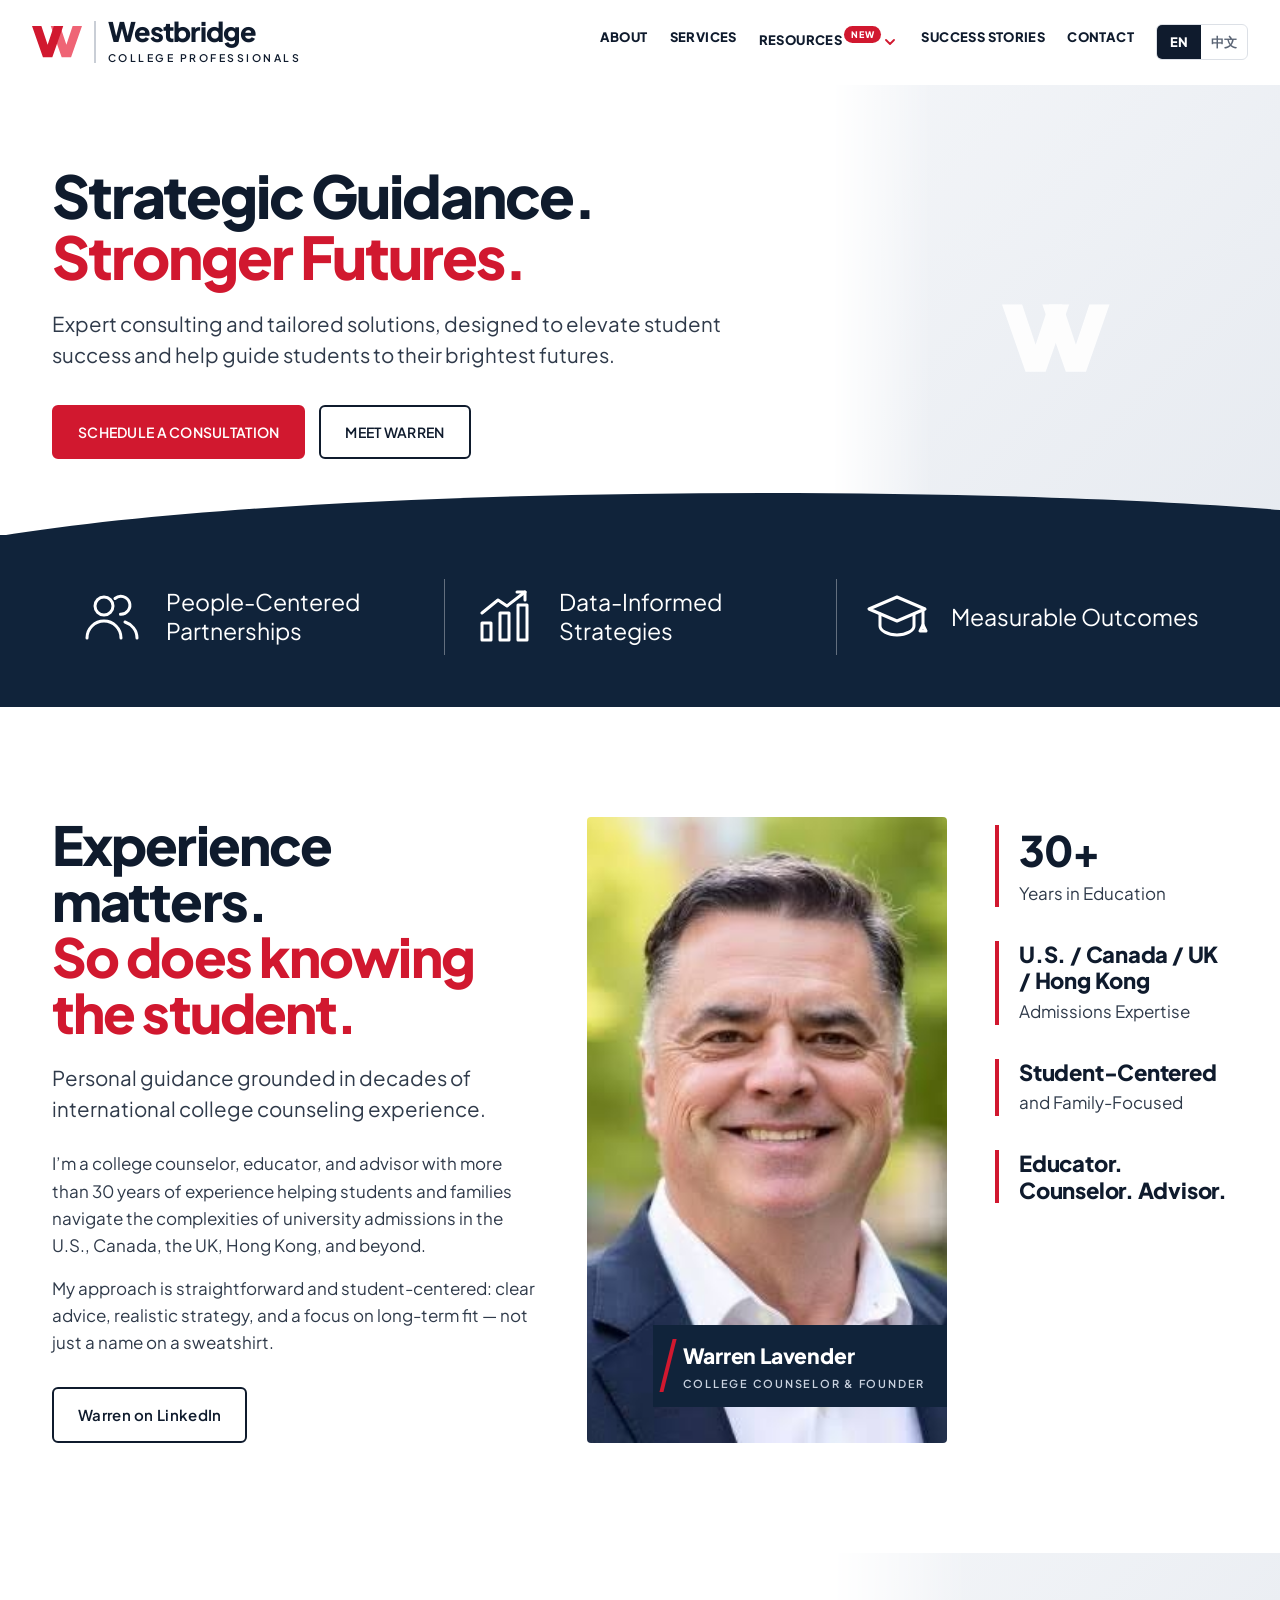
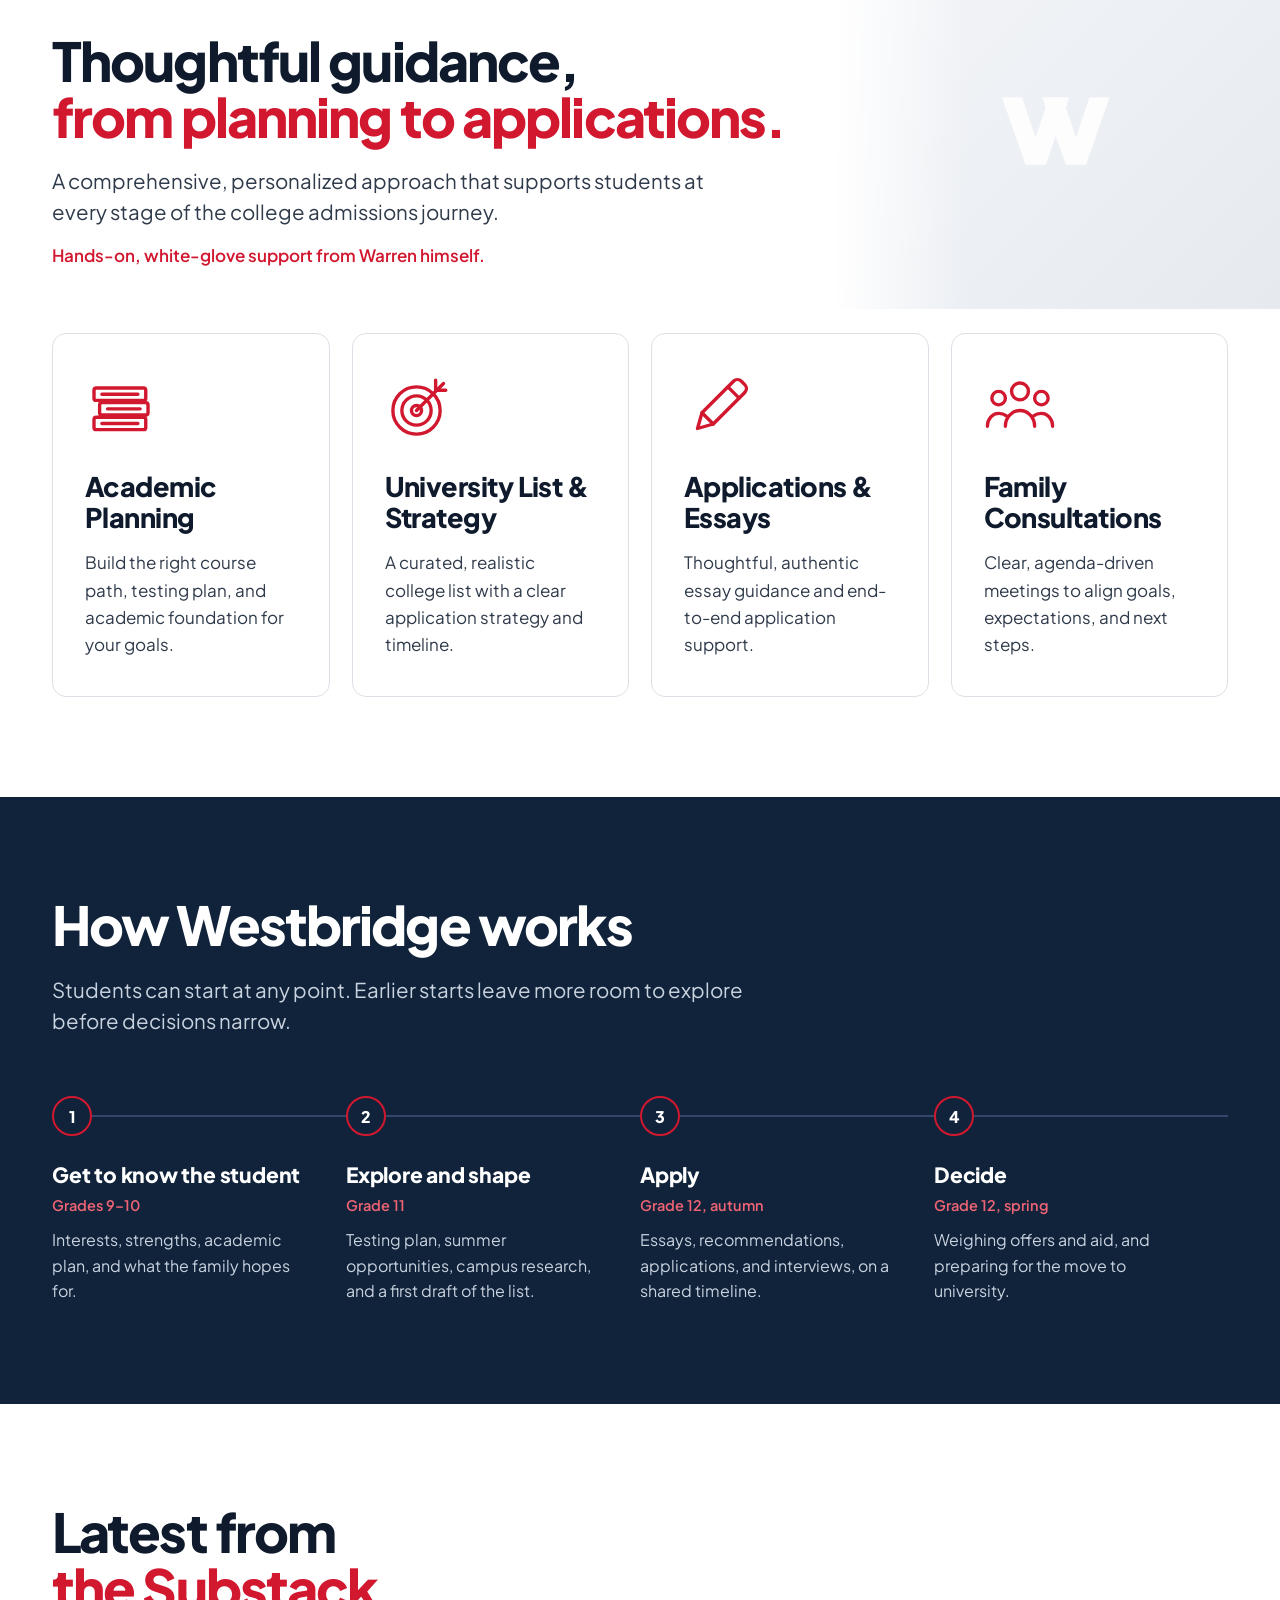
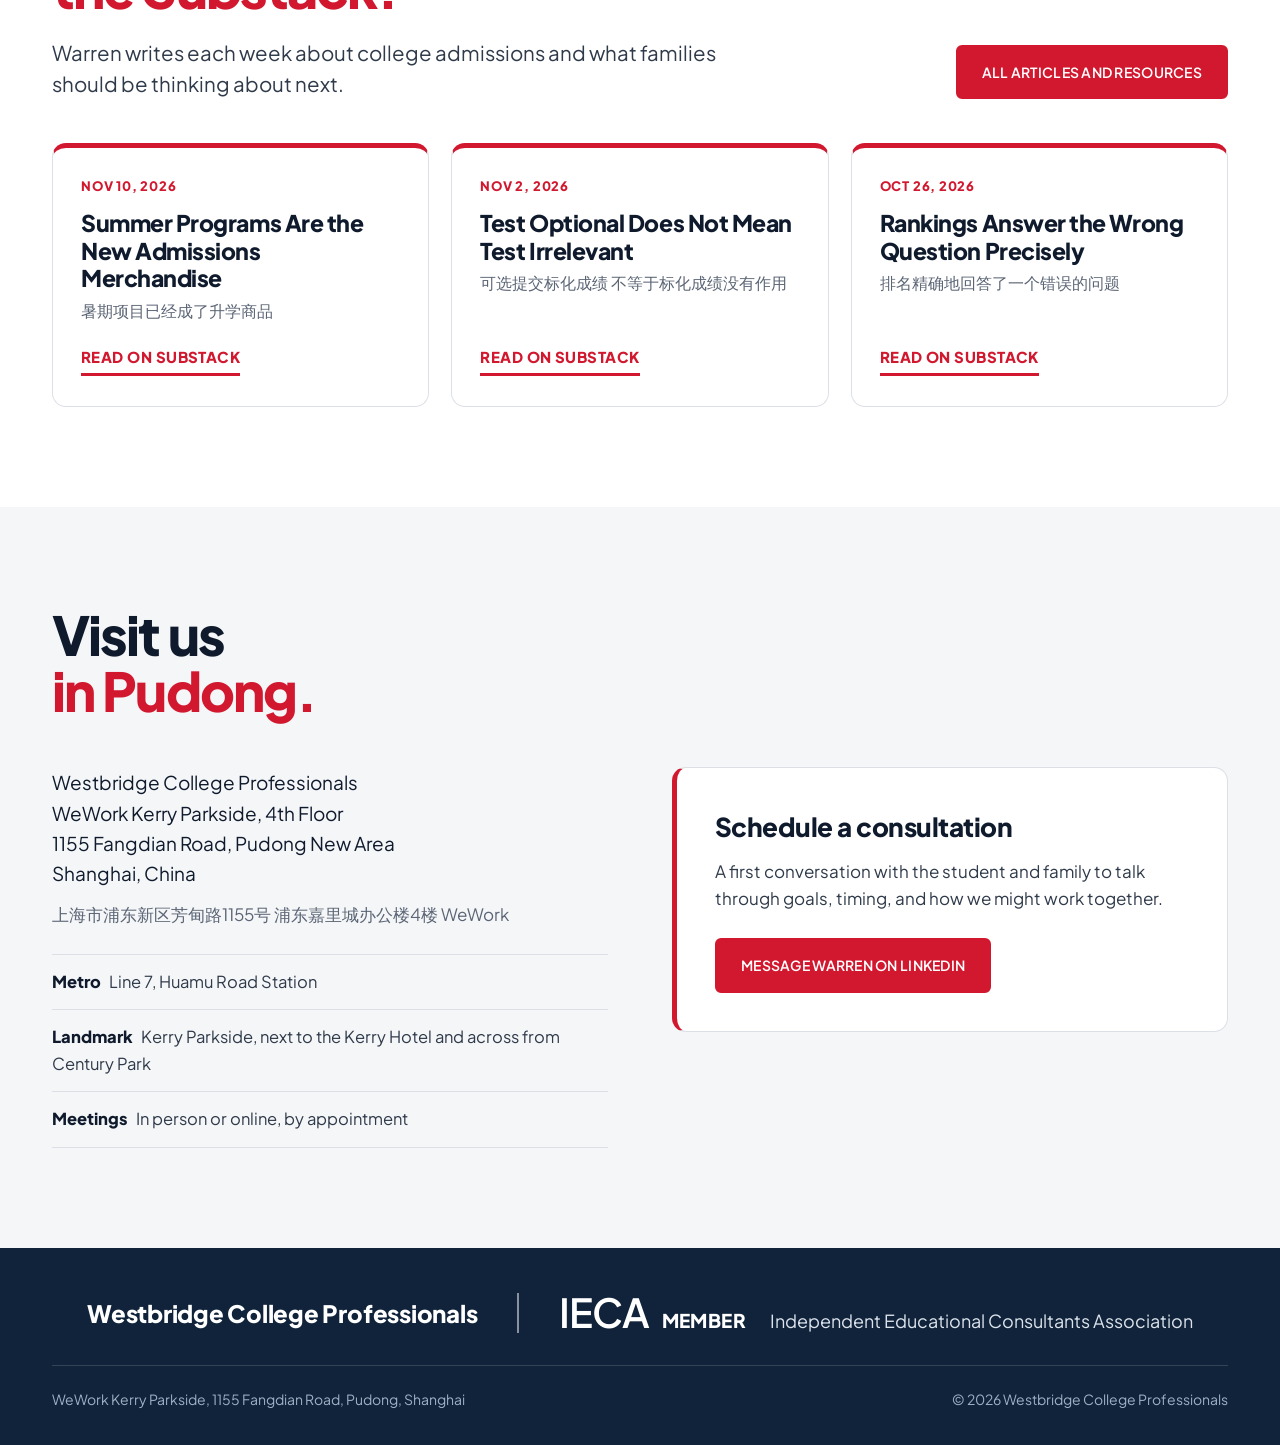
<file: index.html>
<!doctype html>
<html lang="en">
<head>
<meta charset="utf-8">
<meta name="viewport" content="width=device-width, initial-scale=1">
<title data-i18n="meta.title">Westbridge College Professionals | College counseling in Shanghai</title>
<meta name="description" content="Personal college counseling for high school students and families in Shanghai, led by Warren Lavender. IECA member. Office at WeWork Kerry Parkside, Pudong.">
<meta property="og:title" content="Westbridge College Professionals | College counseling in Shanghai">
<meta property="og:description" content="Personal college counseling for high school students and families in Shanghai, led by Warren Lavender. IECA member. Office at WeWork Kerry Parkside, Pudong.">
<meta property="og:type" content="website">
<meta property="og:url" content="https://westbridge.agency/">
<meta property="og:image" content="https://westbridge.agency/assets/img/warren.jpg">
<link rel="icon" href="/assets/favicon.svg" type="image/svg+xml">
<link rel="preload" href="/assets/fonts/pjs-800.woff2" as="font" type="font/woff2" crossorigin>
<link rel="stylesheet" href="/assets/site.css?v=491b01d1">
<script src="/assets/i18n-zh.js?v=b95c4b94" defer></script>
<script src="/assets/site.js?v=145a90b2" defer></script>
</head>
<body>
<a class="skip" href="#main" data-i18n="ui.skip">Skip to content</a>

<header class="site-header">
  <div class="bar">
    <a class="brand" href="/" aria-label="Westbridge College Professionals, home">
      <svg class="mark" viewBox="0 0 96 68" aria-hidden="true"><polygon fill="#EF6475" points="36,4 54,4 66,40 78,4 96,4 75,64 57,64"/><polygon fill="#D1182F" points="0,4 18,4 30,40 42,4 60,4 39,64 21,64"/></svg>
      <span class="rule" aria-hidden="true"></span>
      <span><span class="word">Westbridge</span><span class="sub">COLLEGE PROFESSIONALS</span></span>
    </a>
    <nav class="nav" id="site-nav" aria-label="Main">
      <ul>
        <li><a href="/#about" data-spy="about" data-i18n="nav.about">About</a></li>
        <li><a href="/#services" data-spy="services" data-i18n="nav.services">Services</a></li>
        <li class="has-dd">
          <a href="/resources" data-i18n="nav.resources">Resources</a><span class="new-pill" data-i18n="nav.new">NEW</span><button class="dd-toggle" type="button" aria-expanded="false" aria-label="More under Resources" data-i18n-aria="nav.resources.more"><svg viewBox="0 0 10 6" aria-hidden="true"><path d="M1 1l4 4 4-4" fill="none" stroke="currentColor" stroke-width="1.8" stroke-linecap="round" stroke-linejoin="round"/></svg></button>
          <ul class="dd">
            <li><span class="dd-note" data-i18n="dd.note">New articles every week</span></li>
            <li><a href="/resources" data-i18n="dd.all">All resources</a></li>
            <li><a href="/resources#substack" data-i18n="dd.articles">Substack articles</a></li>
            <li><a href="/resources#book" data-i18n="dd.book">The Prestige Trap</a></li>
            <li><a class="ext" href="https://collegeclearly.substack.com/" target="_blank" rel="noopener noreferrer"><span data-i18n="dd.substack">Substack</span><svg class="ext-ic" viewBox="0 0 12 12" aria-hidden="true"><path d="M4 2h6v6M10 2 3.5 8.5" fill="none" stroke="currentColor" stroke-width="1.6" stroke-linecap="round"/></svg></a></li>
          </ul>
        </li>
        <li><a href="/success-stories" data-i18n="nav.stories">Success Stories</a></li>
        <li><a href="/#contact" data-spy="contact" data-i18n="nav.contact">Contact</a></li>
        <li class="menu-cta"><a class="btn caps" href="/#contact" data-i18n="cta.schedule">Schedule a consultation</a></li>
      </ul>
    </nav>
    <div class="lang" role="group" aria-label="Language / 语言">
      <button type="button" data-lang="en" aria-pressed="true">EN</button>
      <button type="button" data-lang="zh" aria-pressed="false" lang="zh-CN">中文</button>
    </div>
    <button class="menu-btn" type="button" aria-expanded="false" aria-controls="site-nav" data-i18n="ui.menu">Menu</button>
    <a class="btn caps header-cta" href="/#contact" data-i18n="cta.schedule">Schedule a consultation</a>
  </div>
</header>

<main id="main">

  <section class="hero" aria-labelledby="hero-title">
    <div class="hero-grid">
      <div class="hero-text">
        <h1 class="display" id="hero-title"><span data-i18n="hero.title1">Strategic Guidance.</span> <span class="accent" data-i18n="hero.title2">Stronger Futures.</span></h1>
        <p class="lede" data-i18n="hero.lede">Expert consulting and tailored solutions, designed to elevate student success and help guide students to their brightest futures.</p>
        <div class="ctas">
          <a class="btn caps" href="#contact" data-i18n="cta.schedule">Schedule a consultation</a>
          <a class="btn ghost caps" href="#about" data-i18n="cta.meet">Meet Warren</a>
        </div>
      </div>
      <!-- PLACEHOLDER: hero photo of Warren with a family, from Warren's originals --><div class="ph hero-ph" aria-hidden="true"><svg class="ph-mark" viewBox="0 0 96 68" aria-hidden="true"><polygon fill="currentColor" points="36,4 54,4 66,40 78,4 96,4 75,64 57,64"/><polygon fill="currentColor" points="0,4 18,4 30,40 42,4 60,4 39,64 21,64"/></svg></div>
    </div>
  </section>

  <section class="values" aria-label="Our approach" data-i18n-aria="values.label">
    <svg class="curve" viewBox="0 0 1440 56" preserveAspectRatio="none" aria-hidden="true"><path d="M0 56 C 360 4 1080 4 1440 30 L1440 56 Z" fill="#10233A"/></svg>
    <div class="wrap values-grid">
      <div class="value">
        <svg viewBox="0 0 64 64" fill="none" stroke="currentColor" stroke-width="3" stroke-linecap="round" stroke-linejoin="round" aria-hidden="true"><circle cx="24" cy="21" r="9"/><path d="M7 53c0-9.4 7.6-17 17-17s17 7.6 17 17"/><path d="M35 13.5a9 9 0 1 1 5.5 15.8"/><path d="M45 37c6.6 2.2 12 8 12 16"/></svg>
        <p data-i18n="values.people">People-Centered Partnerships</p>
      </div>
      <div class="value">
        <svg viewBox="0 0 64 64" fill="none" stroke="currentColor" stroke-width="3" stroke-linecap="round" stroke-linejoin="round" aria-hidden="true"><rect x="9" y="38" width="9" height="17"/><rect x="27" y="28" width="9" height="27"/><rect x="45" y="20" width="9" height="35"/><path d="M9 28 25 15l9 6 18-14"/><path d="M44 7h8v8"/></svg>
        <p data-i18n="values.data">Data-Informed Strategies</p>
      </div>
      <div class="value">
        <svg viewBox="0 0 64 64" fill="none" stroke="currentColor" stroke-width="3" stroke-linecap="round" stroke-linejoin="round" aria-hidden="true"><path d="M32 12 4 24l28 12 28-12z"/><path d="M15 29v12c0 4.5 7.6 9 17 9s17-4.5 17-9V29"/><path d="M58 25v15"/><path d="M55 46h6l-3-6z"/></svg>
        <p data-i18n="values.outcomes">Measurable Outcomes</p>
      </div>
    </div>
  </section>

  <section class="about" id="about" aria-labelledby="about-title">
    <div class="wrap about-grid">
      <div class="about-text">
        <h2 class="display" id="about-title"><span data-i18n="about.title1">Experience matters.</span> <span class="accent" data-i18n="about.title2">So does knowing the student.</span></h2>
        <p class="lede" data-i18n="about.lede">Personal guidance grounded in decades of international college counseling experience.</p>
        <div class="body">
          <p data-i18n="about.p1">I’m a college counselor, educator, and advisor with more than 30 years of experience helping students and families navigate the complexities of university admissions in the U.S., Canada, the UK, Hong Kong, and beyond.</p>
          <p data-i18n="about.p2">My approach is straightforward and student-centered: clear advice, realistic strategy, and a focus on long-term fit — not just a name on a sweatshirt.</p>
        </div>
        <a class="btn ghost li" href="https://www.linkedin.com/in/warren-lavender-717332358/" target="_blank" rel="noopener noreferrer" data-i18n="about.linkedin">Warren on LinkedIn</a>
      </div>
      <figure class="about-photo">
        <img src="/assets/img/warren.jpg" width="400" height="400" alt="Warren Lavender" data-i18n-alt="img.warren">
        <figcaption class="nametag"><b>Warren Lavender</b><span data-i18n="about.role">College Counselor &amp; Founder</span></figcaption>
      </figure>
      <ul class="facts">
        <li><b class="big" data-i18n="facts.years.n">30+</b><span data-i18n="facts.years">Years in Education</span></li>
        <li><b data-i18n="facts.regions">U.S. / Canada / UK / Hong Kong</b><span data-i18n="facts.regions2">Admissions Expertise</span></li>
        <li><b data-i18n="facts.student">Student-Centered</b><span data-i18n="facts.family">and Family-Focused</span></li>
        <li><b data-i18n="facts.roles">Educator. Counselor. Advisor.</b></li>
      </ul>
    </div>
  </section>

  <section class="services" id="services" aria-labelledby="services-title">
    <div class="services-head">
      <div class="wrap-left">
        <h2 class="display" id="services-title"><span data-i18n="services.title1">Thoughtful guidance,</span> <span class="accent" data-i18n="services.title2">from planning to applications.</span></h2>
        <p class="lede" data-i18n="services.lede">A comprehensive, personalized approach that supports students at every stage of the college admissions journey.</p>
        <p class="note-line" data-i18n="services.white">Hands-on, white-glove support from Warren himself.</p>
      </div>
      <!-- PLACEHOLDER: campus photo for the services header --><div class="ph services-ph" aria-hidden="true"><svg class="ph-mark" viewBox="0 0 96 68" aria-hidden="true"><polygon fill="currentColor" points="36,4 54,4 66,40 78,4 96,4 75,64 57,64"/><polygon fill="currentColor" points="0,4 18,4 30,40 42,4 60,4 39,64 21,64"/></svg></div>
    </div>
    <div class="wrap">
      <div class="cards">
        <article class="card">
          <svg viewBox="0 0 64 64" fill="none" stroke="#D1182F" stroke-width="3" stroke-linecap="round" stroke-linejoin="round" aria-hidden="true"><rect x="8" y="42" width="46" height="11" rx="2"/><rect x="13" y="29" width="43" height="11" rx="2"/><rect x="8" y="16" width="46" height="11" rx="2"/><path d="M15 21.5h32M20 34.5h29M15 47.5h32"/></svg>
          <h3 data-i18n="svc.1.title">Academic Planning</h3>
          <p data-i18n="svc.1.text">Build the right course path, testing plan, and academic foundation for your goals.</p>
        </article>
        <article class="card">
          <svg viewBox="0 0 64 64" fill="none" stroke="#D1182F" stroke-width="3" stroke-linecap="round" stroke-linejoin="round" aria-hidden="true"><circle cx="28" cy="36" r="21"/><circle cx="28" cy="36" r="13"/><circle cx="28" cy="36" r="4.5"/><path d="M28 36 52 12"/><path d="M45 9v9h9"/></svg>
          <h3 data-i18n="svc.2.title">University List &amp; Strategy</h3>
          <p data-i18n="svc.2.text">A curated, realistic college list with a clear application strategy and timeline.</p>
        </article>
        <article class="card">
          <svg viewBox="0 0 64 64" fill="none" stroke="#D1182F" stroke-width="3" stroke-linecap="round" stroke-linejoin="round" aria-hidden="true"><path d="M12 52l4-14L44 10a5 5 0 0 1 7 0l3 3a5 5 0 0 1 0 7L26 48z"/><path d="M39 15l10 10"/><path d="M16 38l10 10"/></svg>
          <h3 data-i18n="svc.3.title">Applications &amp; Essays</h3>
          <p data-i18n="svc.3.text">Thoughtful, authentic essay guidance and end-to-end application support.</p>
        </article>
        <article class="card">
          <svg viewBox="0 0 64 64" fill="none" stroke="#D1182F" stroke-width="3" stroke-linecap="round" stroke-linejoin="round" aria-hidden="true"><circle cx="32" cy="19" r="7.5"/><circle cx="13" cy="25" r="6"/><circle cx="51" cy="25" r="6"/><path d="M19 50c0-7.5 5.8-14 13-14s13 6.5 13 14"/><path d="M3 50c0-6.5 4.5-11.5 10-11.5 2.8 0 5 .8 7 2.3"/><path d="M61 50c0-6.5-4.5-11.5-10-11.5-2.8 0-5 .8-7 2.3"/></svg>
          <h3 data-i18n="svc.4.title">Family Consultations</h3>
          <p data-i18n="svc.4.text">Clear, agenda-driven meetings to align goals, expectations, and next steps.</p>
        </article>
      </div>
    </div>
  </section>

  <section class="process" id="process" aria-labelledby="process-title">
    <div class="wrap">
      <h2 class="display" id="process-title" data-i18n="process.title">How Westbridge works</h2>
      <p class="lede" data-i18n="process.lede">Students can start at any point. Earlier starts leave more room to explore before decisions narrow.</p>
      <ol class="steps">
        <li class="step"><div class="dot" aria-hidden="true">1</div><h3 data-i18n="step.1.title">Get to know the student</h3><div class="when" data-i18n="step.1.when">Grades 9–10</div><p data-i18n="step.1.text">Interests, strengths, academic plan, and what the family hopes for.</p></li>
        <li class="step"><div class="dot" aria-hidden="true">2</div><h3 data-i18n="step.2.title">Explore and shape</h3><div class="when" data-i18n="step.2.when">Grade 11</div><p data-i18n="step.2.text">Testing plan, summer opportunities, campus research, and a first draft of the list.</p></li>
        <li class="step"><div class="dot" aria-hidden="true">3</div><h3 data-i18n="step.3.title">Apply</h3><div class="when" data-i18n="step.3.when">Grade 12, autumn</div><p data-i18n="step.3.text">Essays, recommendations, applications, and interviews, on a shared timeline.</p></li>
        <li class="step"><div class="dot" aria-hidden="true">4</div><h3 data-i18n="step.4.title">Decide</h3><div class="when" data-i18n="step.4.when">Grade 12, spring</div><p data-i18n="step.4.text">Weighing offers and aid, and preparing for the move to university.</p></li>
      </ol>
    </div>
  </section>

  <section class="latest" id="insights" aria-labelledby="latest-title">
    <div class="wrap">
      <div class="res-head">
        <div>
          <h2 class="display" id="latest-title"><span data-i18n="latest.title1">Latest from</span> <span class="accent" data-i18n="latest.title2">the Substack.</span></h2>
          <p class="lede" data-i18n="latest.lede">Warren writes each week about college admissions and what families should be thinking about next.</p>
        </div>
        <a class="btn caps" href="/resources" data-i18n="latest.all">All articles and resources</a>
      </div>
      <div class="post-grid">
        <article class="post-card">
          <time datetime="2026-11-10" data-date>2026-11-10</time>
          <h3><a href="https://collegeclearly.substack.com/p/summer-programs-are-the-new-admissions" target="_blank" rel="noopener noreferrer"><span class="t-en">Summer Programs Are the New Admissions Merchandise</span><span class="t-zh" lang="zh-CN">暑期项目已经成了升学商品</span></a></h3>
          <a class="textlink" href="https://collegeclearly.substack.com/p/summer-programs-are-the-new-admissions" target="_blank" rel="noopener noreferrer" data-i18n="post.read">Read on Substack</a>
        </article><article class="post-card">
          <time datetime="2026-11-02" data-date>2026-11-02</time>
          <h3><a href="https://collegeclearly.substack.com/p/test-optional-does-not-mean-test" target="_blank" rel="noopener noreferrer"><span class="t-en">Test Optional Does Not Mean Test Irrelevant</span><span class="t-zh" lang="zh-CN">可选提交标化成绩 不等于标化成绩没有作用</span></a></h3>
          <a class="textlink" href="https://collegeclearly.substack.com/p/test-optional-does-not-mean-test" target="_blank" rel="noopener noreferrer" data-i18n="post.read">Read on Substack</a>
        </article><article class="post-card">
          <time datetime="2026-10-26" data-date>2026-10-26</time>
          <h3><a href="https://collegeclearly.substack.com/p/rankings-answer-the-wrong-question" target="_blank" rel="noopener noreferrer"><span class="t-en">Rankings Answer the Wrong Question Precisely</span><span class="t-zh" lang="zh-CN">排名精确地回答了一个错误的问题</span></a></h3>
          <a class="textlink" href="https://collegeclearly.substack.com/p/rankings-answer-the-wrong-question" target="_blank" rel="noopener noreferrer" data-i18n="post.read">Read on Substack</a>
        </article>
      </div>
    </div>
  </section>

  <section class="contact" id="contact" aria-labelledby="contact-title">
    <div class="wrap">
      <h2 class="display" id="contact-title"><span data-i18n="contact.title1">Visit us</span> <span class="accent" data-i18n="contact.title2">in Pudong.</span></h2>
      <div class="contact-grid">
        <div>
          <p class="addr"><span data-i18n="contact.addr">Westbridge College Professionals<br>WeWork Kerry Parkside, 4th Floor<br>1155 Fangdian Road, Pudong New Area<br>Shanghai, China</span>
            <span class="zh-addr" lang="zh-CN" data-lang-en="zh-CN" data-lang-zh="en" data-i18n="contact.addr2">上海市浦东新区芳甸路1155号 浦东嘉里城办公楼4楼 WeWork</span></p>
          <ul class="getting">
            <li><b data-i18n="contact.metro.k">Metro</b><span data-i18n="contact.metro.v">Line 7, Huamu Road Station</span></li>
            <li><b data-i18n="contact.land.k">Landmark</b><span data-i18n="contact.land.v">Kerry Parkside, next to the Kerry Hotel and across from Century Park</span></li>
            <li><b data-i18n="contact.meet.k">Meetings</b><span data-i18n="contact.meet.v">In person or online, by appointment</span></li>
          </ul>
        </div>
        <div class="book-call">
          <h3 data-i18n="contact.book.title">Schedule a consultation</h3>
          <p data-i18n="contact.book.text">A first conversation with the student and family to talk through goals, timing, and how we might work together.</p>
          <a class="btn caps" href="https://www.linkedin.com/in/warren-lavender-717332358/" target="_blank" rel="noopener noreferrer" data-i18n="contact.book.btn">Message Warren on LinkedIn</a>
        </div>
      </div>
    </div>
  </section>

</main>

<footer class="site-footer">
  <div class="wrap">
    <div class="foot">
      <span class="name" data-i18n="foot.name">Westbridge College Professionals</span>
      <span class="sep" aria-hidden="true"></span>
      <span class="ieca"><b>IECA</b> <span class="member" data-i18n="foot.member">MEMBER</span> <span class="ieca-name" data-i18n="foot.ieca">Independent Educational Consultants Association</span></span>
    </div>
    <div class="foot-small">
      <span data-i18n="foot.where">WeWork Kerry Parkside, 1155 Fangdian Road, Pudong, Shanghai</span>
      <span>© 2026 Westbridge College Professionals</span>
    </div>
  </div>
</footer>
</body>
</html>
</file>
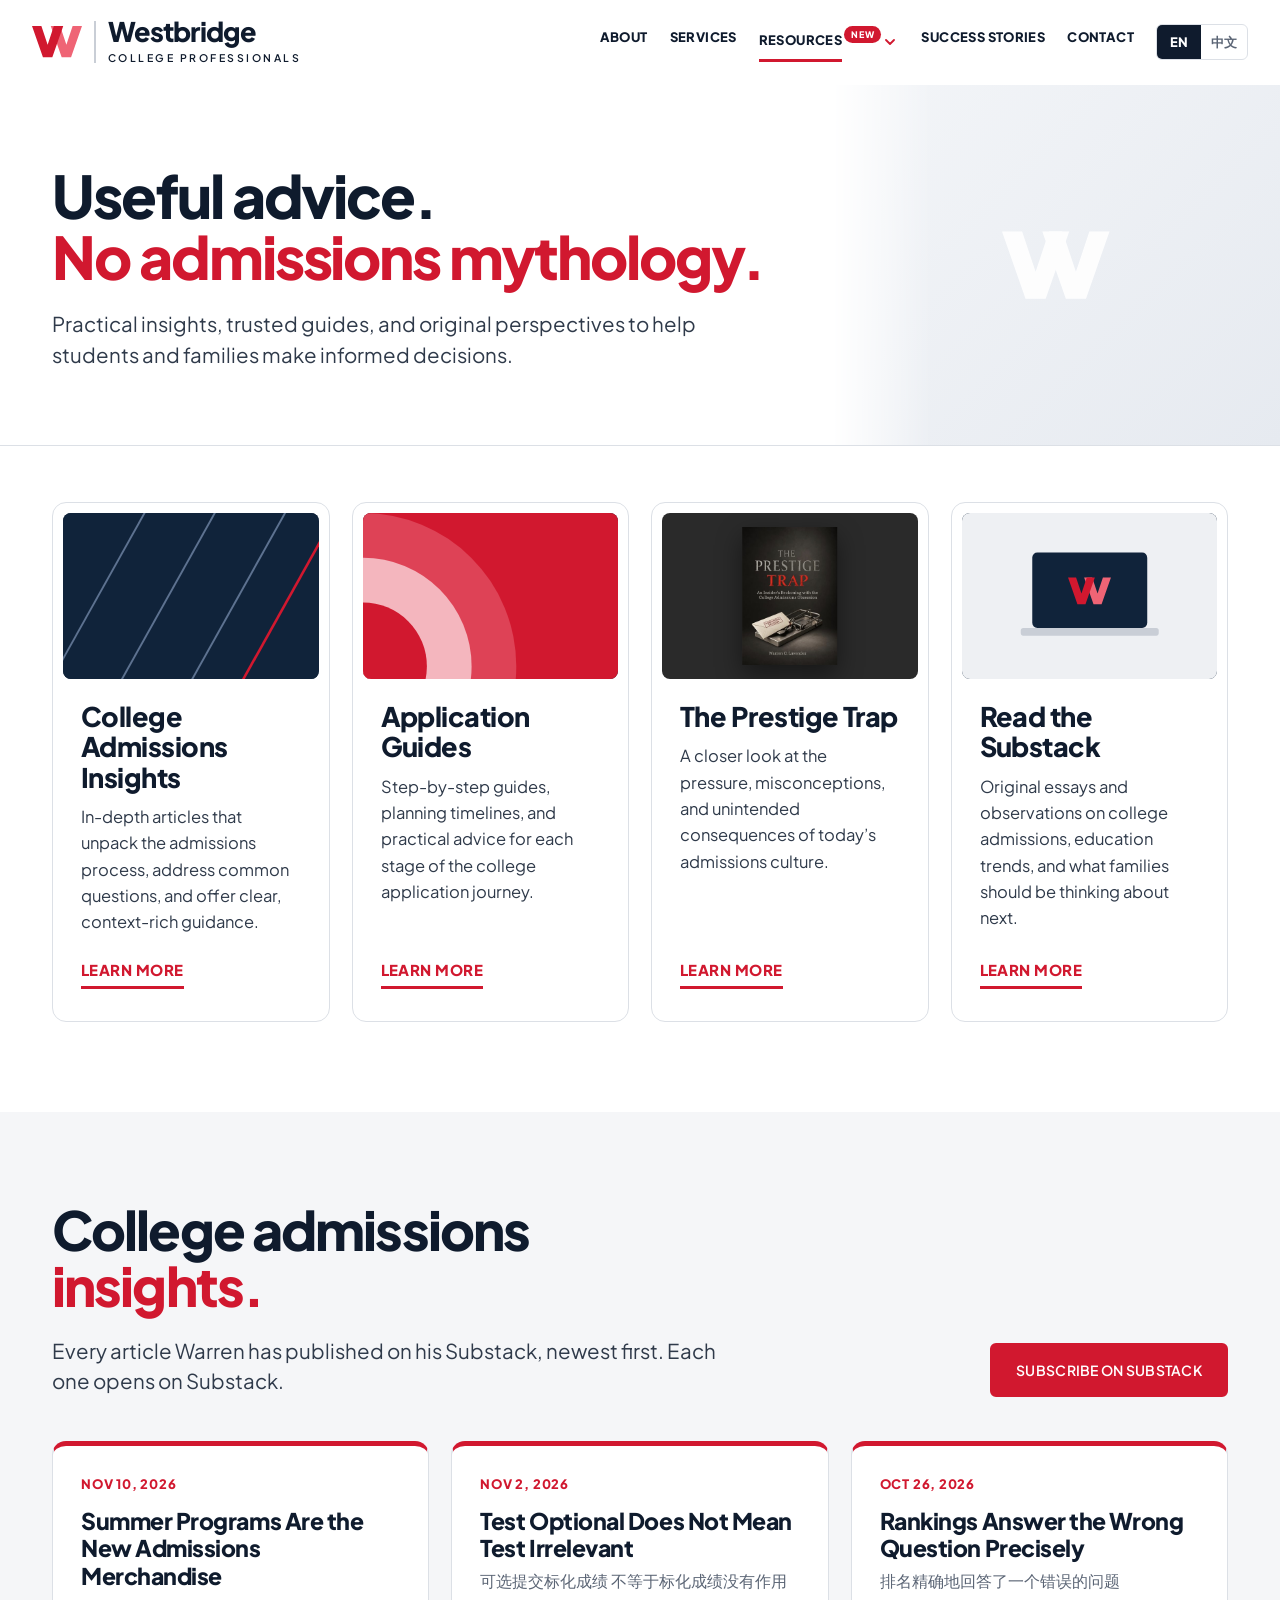
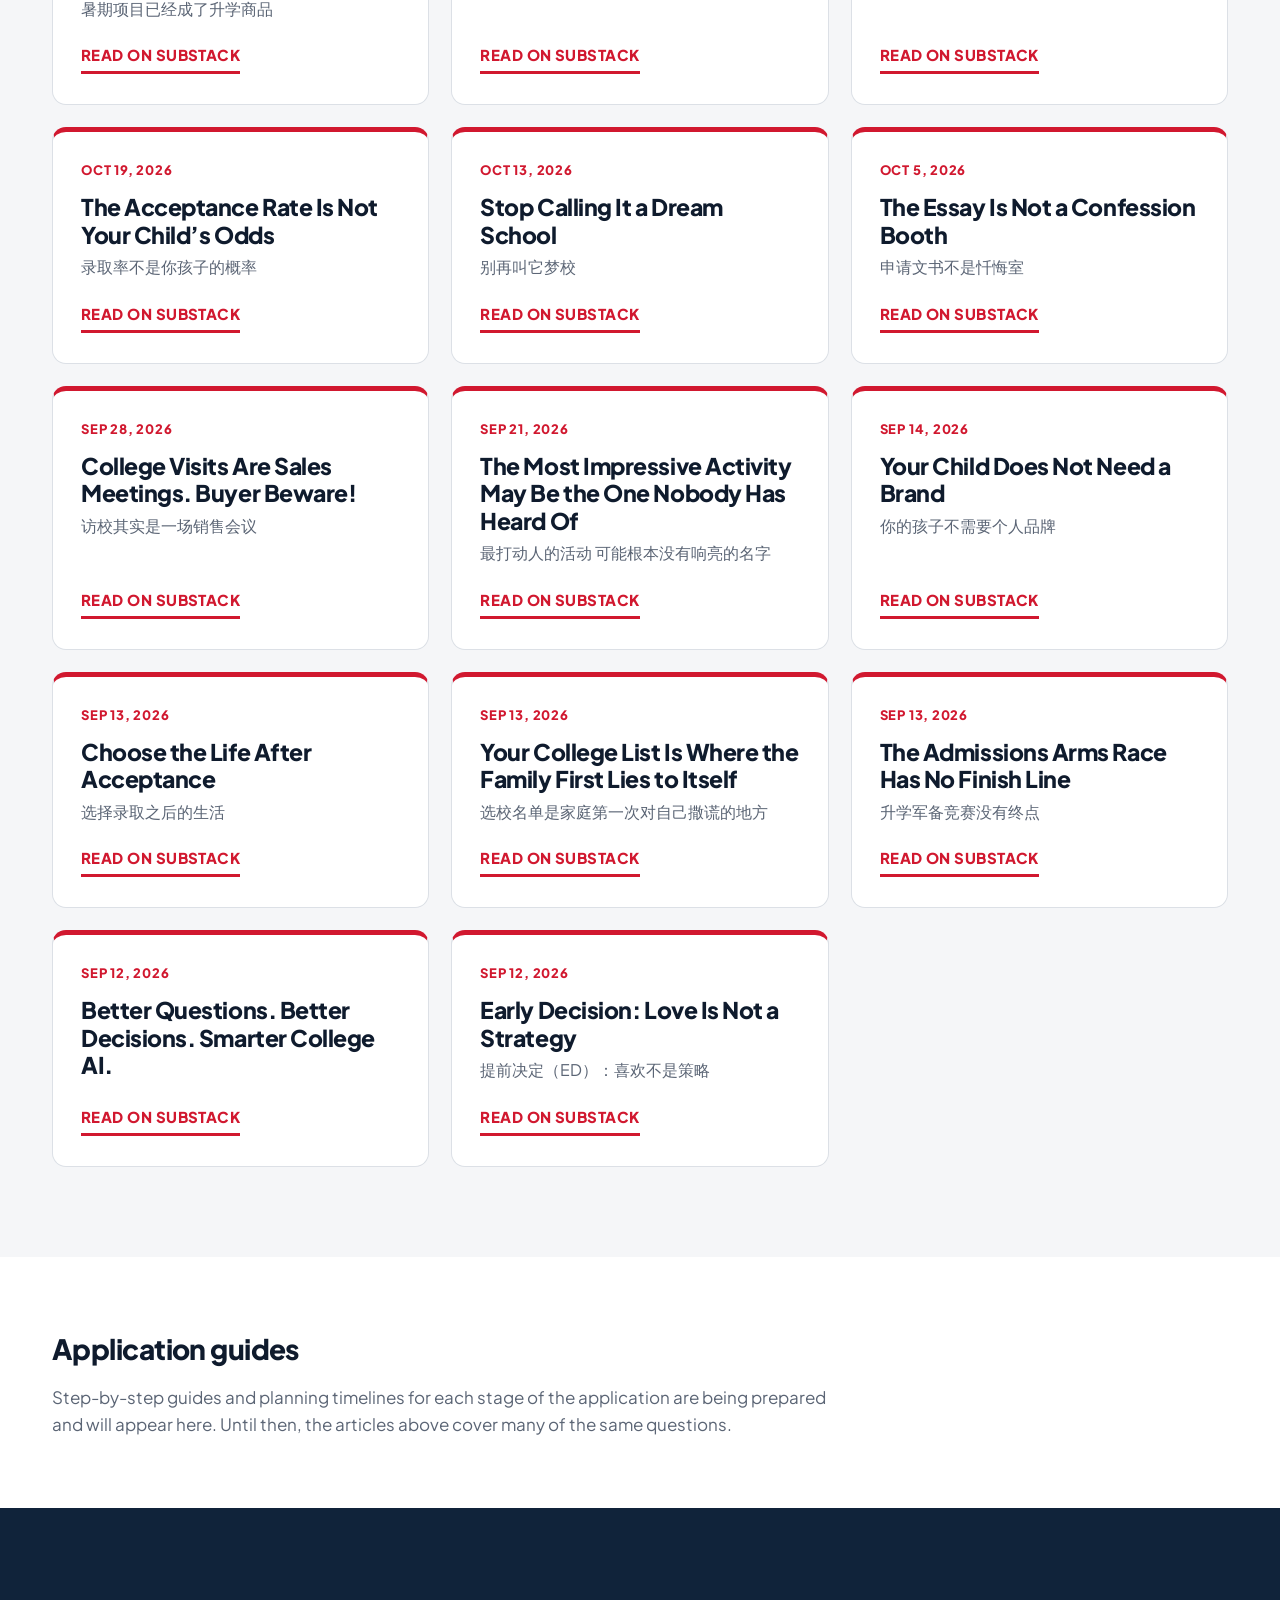
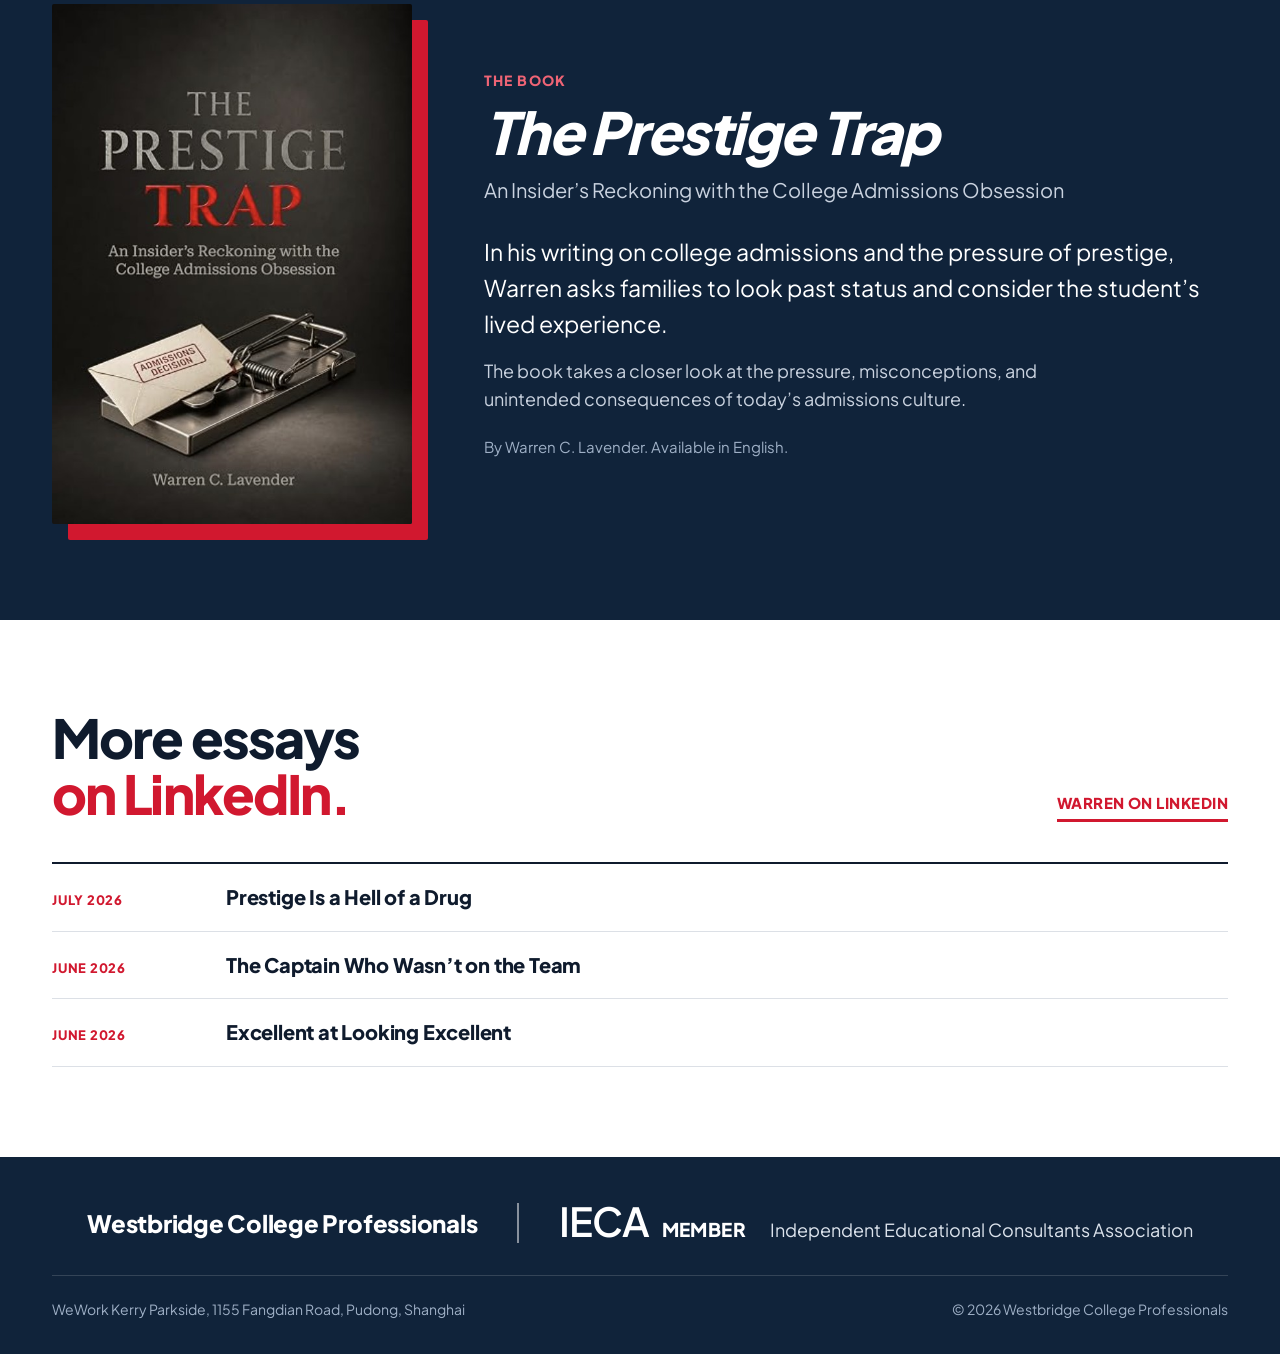
<file: resources.html>
<!doctype html>
<html lang="en">
<head>
<meta charset="utf-8">
<meta name="viewport" content="width=device-width, initial-scale=1">
<title data-i18n="meta.title.res">Resources | Westbridge College Professionals</title>
<meta name="description" content="Insights, guides, The Prestige Trap, and Warren Lavender's Substack on college admissions.">
<meta property="og:title" content="Resources | Westbridge College Professionals">
<meta property="og:description" content="Insights, guides, The Prestige Trap, and Warren Lavender's Substack on college admissions.">
<meta property="og:type" content="website">
<meta property="og:url" content="https://westbridge.agency/resources">
<meta property="og:image" content="https://westbridge.agency/assets/img/prestige-trap-cover.jpg">
<link rel="icon" href="/assets/favicon.svg" type="image/svg+xml">
<link rel="preload" href="/assets/fonts/pjs-800.woff2" as="font" type="font/woff2" crossorigin>
<link rel="stylesheet" href="/assets/site.css?v=491b01d1">
<script src="/assets/i18n-zh.js?v=b95c4b94" defer></script>
<script src="/assets/site.js?v=145a90b2" defer></script>
</head>
<body>
<a class="skip" href="#main" data-i18n="ui.skip">Skip to content</a>

<header class="site-header">
  <div class="bar">
    <a class="brand" href="/" aria-label="Westbridge College Professionals, home">
      <svg class="mark" viewBox="0 0 96 68" aria-hidden="true"><polygon fill="#EF6475" points="36,4 54,4 66,40 78,4 96,4 75,64 57,64"/><polygon fill="#D1182F" points="0,4 18,4 30,40 42,4 60,4 39,64 21,64"/></svg>
      <span class="rule" aria-hidden="true"></span>
      <span><span class="word">Westbridge</span><span class="sub">COLLEGE PROFESSIONALS</span></span>
    </a>
    <nav class="nav" id="site-nav" aria-label="Main">
      <ul>
        <li><a href="/#about" data-i18n="nav.about">About</a></li>
        <li><a href="/#services" data-i18n="nav.services">Services</a></li>
        <li class="has-dd">
          <a href="/resources" aria-current="page" data-i18n="nav.resources">Resources</a><span class="new-pill" data-i18n="nav.new">NEW</span><button class="dd-toggle" type="button" aria-expanded="false" aria-label="More under Resources" data-i18n-aria="nav.resources.more"><svg viewBox="0 0 10 6" aria-hidden="true"><path d="M1 1l4 4 4-4" fill="none" stroke="currentColor" stroke-width="1.8" stroke-linecap="round" stroke-linejoin="round"/></svg></button>
          <ul class="dd">
            <li><span class="dd-note" data-i18n="dd.note">New articles every week</span></li>
            <li><a href="/resources" data-i18n="dd.all">All resources</a></li>
            <li><a href="/resources#substack" data-i18n="dd.articles">Substack articles</a></li>
            <li><a href="/resources#book" data-i18n="dd.book">The Prestige Trap</a></li>
            <li><a class="ext" href="https://collegeclearly.substack.com/" target="_blank" rel="noopener noreferrer"><span data-i18n="dd.substack">Substack</span><svg class="ext-ic" viewBox="0 0 12 12" aria-hidden="true"><path d="M4 2h6v6M10 2 3.5 8.5" fill="none" stroke="currentColor" stroke-width="1.6" stroke-linecap="round"/></svg></a></li>
          </ul>
        </li>
        <li><a href="/success-stories" data-i18n="nav.stories">Success Stories</a></li>
        <li><a href="/#contact" data-i18n="nav.contact">Contact</a></li>
        <li class="menu-cta"><a class="btn caps" href="/#contact" data-i18n="cta.schedule">Schedule a consultation</a></li>
      </ul>
    </nav>
    <div class="lang" role="group" aria-label="Language / 语言">
      <button type="button" data-lang="en" aria-pressed="true">EN</button>
      <button type="button" data-lang="zh" aria-pressed="false" lang="zh-CN">中文</button>
    </div>
    <button class="menu-btn" type="button" aria-expanded="false" aria-controls="site-nav" data-i18n="ui.menu">Menu</button>
    <a class="btn caps header-cta" href="/#contact" data-i18n="cta.schedule">Schedule a consultation</a>
  </div>
</header>

<main id="main">

  <section class="page-hero" aria-labelledby="res-title">
    <div class="hero-grid">
      <div class="hero-text">
        <h1 class="display" id="res-title"><span data-i18n="respage.title1">Useful advice.</span> <span class="accent" data-i18n="respage.title2">No admissions mythology.</span></h1>
        <p class="lede" data-i18n="respage.lede">Practical insights, trusted guides, and original perspectives to help students and families make informed decisions.</p>
      </div>
      <!-- PLACEHOLDER: campus archway photo for the resources header --><div class="ph hero-ph short" aria-hidden="true"><svg class="ph-mark" viewBox="0 0 96 68" aria-hidden="true"><polygon fill="currentColor" points="36,4 54,4 66,40 78,4 96,4 75,64 57,64"/><polygon fill="currentColor" points="0,4 18,4 30,40 42,4 60,4 39,64 21,64"/></svg></div>
    </div>
  </section>

  <section class="resources" aria-label="Resources" data-i18n-aria="nav.resources">
    <div class="wrap">
      <div class="res-grid">
        <article class="res">
          <svg class="thumb" viewBox="0 0 400 260" preserveAspectRatio="xMidYMid slice" aria-hidden="true"><rect width="400" height="260" fill="#10233A"/><g stroke="#5D7290" stroke-width="3"><path d="M-40 300 L150 -40"/><path d="M70 300 L260 -40"/><path d="M180 300 L370 -40"/></g><path d="M260 300 L450 -40" stroke="#D1182F" stroke-width="4"/></svg>
          <div class="res-body">
            <h3 data-i18n="res.1.title">College Admissions Insights</h3>
            <p data-i18n="res.1.text">In-depth articles that unpack the admissions process, address common questions, and offer clear, context-rich guidance.</p>
            <a class="textlink" href="/resources#substack" data-i18n="res.more">Learn more</a>
          </div>
        </article>
        <article class="res">
          <svg class="thumb" viewBox="0 0 400 260" preserveAspectRatio="xMidYMid slice" aria-hidden="true"><rect width="400" height="260" fill="#D1182F"/><circle cx="0" cy="240" r="240" fill="#DE4256"/><circle cx="0" cy="240" r="170" fill="#F4B6BE"/><circle cx="0" cy="240" r="100" fill="#D1182F"/></svg>
          <div class="res-body">
            <h3 data-i18n="res.2.title">Application Guides</h3>
            <p data-i18n="res.2.text">Step-by-step guides, planning timelines, and practical advice for each stage of the college application journey.</p>
            <a class="textlink" href="/resources#guides" data-i18n="res.more">Learn more</a>
          </div>
        </article>
        <article class="res">
          <a class="thumb cover-thumb" href="/resources#book" tabindex="-1" aria-hidden="true"><img src="/assets/img/prestige-trap-cover.jpg" width="554" height="800" alt=""></a>
          <div class="res-body">
            <h3 data-i18n="res.3.title">The Prestige Trap</h3>
            <p data-i18n="res.3.text">A closer look at the pressure, misconceptions, and unintended consequences of today’s admissions culture.</p>
            <a class="textlink" href="/resources#book" data-i18n="res.more">Learn more</a>
          </div>
        </article>
        <article class="res">
          <svg class="thumb" viewBox="0 0 400 260" preserveAspectRatio="xMidYMid slice" aria-hidden="true"><rect width="400" height="260" fill="#EEF0F3"/><rect x="110" y="62" width="180" height="118" rx="8" fill="#10233A"/><rect x="92" y="180" width="216" height="12" rx="4" fill="#C9CED6"/><g transform="translate(166 98) scale(.7)"><polygon fill="#EF6475" points="36,4 54,4 66,40 78,4 96,4 75,64 57,64"/><polygon fill="#D1182F" points="0,4 18,4 30,40 42,4 60,4 39,64 21,64"/></g></svg>
          <div class="res-body">
            <h3 data-i18n="res.4.title">Read the Substack</h3>
            <p data-i18n="res.4.text">Original essays and observations on college admissions, education trends, and what families should be thinking about next.</p>
            <a class="textlink" href="https://collegeclearly.substack.com/" target="_blank" rel="noopener noreferrer" data-i18n="res.more">Learn more</a>
          </div>
        </article>
      </div>
    </div>
  </section>

  <section class="substack" id="substack" aria-labelledby="substack-title">
    <div class="wrap">
      <div class="res-head">
        <div>
          <h2 class="display" id="substack-title"><span data-i18n="substack.title1">College admissions</span> <span class="accent" data-i18n="substack.title2">insights.</span></h2>
          <p class="lede" data-i18n="substack.lede">Every article Warren has published on his Substack, newest first. Each one opens on Substack.</p>
        </div>
        <a class="btn caps" href="https://collegeclearly.substack.com/" target="_blank" rel="noopener noreferrer" data-i18n="substack.subscribe">Subscribe on Substack</a>
      </div>
      <div class="post-grid">
        <article class="post-card">
          <time datetime="2026-11-10" data-date>2026-11-10</time>
          <h3><a href="https://collegeclearly.substack.com/p/summer-programs-are-the-new-admissions" target="_blank" rel="noopener noreferrer"><span class="t-en">Summer Programs Are the New Admissions Merchandise</span><span class="t-zh" lang="zh-CN">暑期项目已经成了升学商品</span></a></h3>
          <a class="textlink" href="https://collegeclearly.substack.com/p/summer-programs-are-the-new-admissions" target="_blank" rel="noopener noreferrer" data-i18n="post.read">Read on Substack</a>
        </article><article class="post-card">
          <time datetime="2026-11-02" data-date>2026-11-02</time>
          <h3><a href="https://collegeclearly.substack.com/p/test-optional-does-not-mean-test" target="_blank" rel="noopener noreferrer"><span class="t-en">Test Optional Does Not Mean Test Irrelevant</span><span class="t-zh" lang="zh-CN">可选提交标化成绩 不等于标化成绩没有作用</span></a></h3>
          <a class="textlink" href="https://collegeclearly.substack.com/p/test-optional-does-not-mean-test" target="_blank" rel="noopener noreferrer" data-i18n="post.read">Read on Substack</a>
        </article><article class="post-card">
          <time datetime="2026-10-26" data-date>2026-10-26</time>
          <h3><a href="https://collegeclearly.substack.com/p/rankings-answer-the-wrong-question" target="_blank" rel="noopener noreferrer"><span class="t-en">Rankings Answer the Wrong Question Precisely</span><span class="t-zh" lang="zh-CN">排名精确地回答了一个错误的问题</span></a></h3>
          <a class="textlink" href="https://collegeclearly.substack.com/p/rankings-answer-the-wrong-question" target="_blank" rel="noopener noreferrer" data-i18n="post.read">Read on Substack</a>
        </article><article class="post-card">
          <time datetime="2026-10-19" data-date>2026-10-19</time>
          <h3><a href="https://collegeclearly.substack.com/p/the-acceptance-rate-is-not-your-childs" target="_blank" rel="noopener noreferrer"><span class="t-en">The Acceptance Rate Is Not Your Child’s Odds</span><span class="t-zh" lang="zh-CN">录取率不是你孩子的概率</span></a></h3>
          <a class="textlink" href="https://collegeclearly.substack.com/p/the-acceptance-rate-is-not-your-childs" target="_blank" rel="noopener noreferrer" data-i18n="post.read">Read on Substack</a>
        </article><article class="post-card">
          <time datetime="2026-10-13" data-date>2026-10-13</time>
          <h3><a href="https://collegeclearly.substack.com/p/stop-calling-it-a-dream-school" target="_blank" rel="noopener noreferrer"><span class="t-en">Stop Calling It a Dream School</span><span class="t-zh" lang="zh-CN">别再叫它梦校</span></a></h3>
          <a class="textlink" href="https://collegeclearly.substack.com/p/stop-calling-it-a-dream-school" target="_blank" rel="noopener noreferrer" data-i18n="post.read">Read on Substack</a>
        </article><article class="post-card">
          <time datetime="2026-10-05" data-date>2026-10-05</time>
          <h3><a href="https://collegeclearly.substack.com/p/the-essay-is-not-a-confession-booth" target="_blank" rel="noopener noreferrer"><span class="t-en">The Essay Is Not a Confession Booth</span><span class="t-zh" lang="zh-CN">申请文书不是忏悔室</span></a></h3>
          <a class="textlink" href="https://collegeclearly.substack.com/p/the-essay-is-not-a-confession-booth" target="_blank" rel="noopener noreferrer" data-i18n="post.read">Read on Substack</a>
        </article><article class="post-card">
          <time datetime="2026-09-28" data-date>2026-09-28</time>
          <h3><a href="https://collegeclearly.substack.com/p/college-visits-are-sales-meetings" target="_blank" rel="noopener noreferrer"><span class="t-en">College Visits Are Sales Meetings. Buyer Beware!</span><span class="t-zh" lang="zh-CN">访校其实是一场销售会议</span></a></h3>
          <a class="textlink" href="https://collegeclearly.substack.com/p/college-visits-are-sales-meetings" target="_blank" rel="noopener noreferrer" data-i18n="post.read">Read on Substack</a>
        </article><article class="post-card">
          <time datetime="2026-09-21" data-date>2026-09-21</time>
          <h3><a href="https://collegeclearly.substack.com/p/the-most-impressive-activity-may" target="_blank" rel="noopener noreferrer"><span class="t-en">The Most Impressive Activity May Be the One Nobody Has Heard Of</span><span class="t-zh" lang="zh-CN">最打动人的活动 可能根本没有响亮的名字</span></a></h3>
          <a class="textlink" href="https://collegeclearly.substack.com/p/the-most-impressive-activity-may" target="_blank" rel="noopener noreferrer" data-i18n="post.read">Read on Substack</a>
        </article><article class="post-card">
          <time datetime="2026-09-14" data-date>2026-09-14</time>
          <h3><a href="https://collegeclearly.substack.com/p/your-child-does-not-need-a-brand" target="_blank" rel="noopener noreferrer"><span class="t-en">Your Child Does Not Need a Brand</span><span class="t-zh" lang="zh-CN">你的孩子不需要个人品牌</span></a></h3>
          <a class="textlink" href="https://collegeclearly.substack.com/p/your-child-does-not-need-a-brand" target="_blank" rel="noopener noreferrer" data-i18n="post.read">Read on Substack</a>
        </article><article class="post-card">
          <time datetime="2026-09-13" data-date>2026-09-13</time>
          <h3><a href="https://collegeclearly.substack.com/p/choose-the-life-after-acceptance" target="_blank" rel="noopener noreferrer"><span class="t-en">Choose the Life After Acceptance</span><span class="t-zh" lang="zh-CN">选择录取之后的生活</span></a></h3>
          <a class="textlink" href="https://collegeclearly.substack.com/p/choose-the-life-after-acceptance" target="_blank" rel="noopener noreferrer" data-i18n="post.read">Read on Substack</a>
        </article><article class="post-card">
          <time datetime="2026-09-13" data-date>2026-09-13</time>
          <h3><a href="https://collegeclearly.substack.com/p/your-college-list-is-where-the-family" target="_blank" rel="noopener noreferrer"><span class="t-en">Your College List Is Where the Family First Lies to Itself</span><span class="t-zh" lang="zh-CN">选校名单是家庭第一次对自己撒谎的地方</span></a></h3>
          <a class="textlink" href="https://collegeclearly.substack.com/p/your-college-list-is-where-the-family" target="_blank" rel="noopener noreferrer" data-i18n="post.read">Read on Substack</a>
        </article><article class="post-card">
          <time datetime="2026-09-13" data-date>2026-09-13</time>
          <h3><a href="https://collegeclearly.substack.com/p/the-admissions-arms-race-has-no-finish" target="_blank" rel="noopener noreferrer"><span class="t-en">The Admissions Arms Race Has No Finish Line</span><span class="t-zh" lang="zh-CN">升学军备竞赛没有终点</span></a></h3>
          <a class="textlink" href="https://collegeclearly.substack.com/p/the-admissions-arms-race-has-no-finish" target="_blank" rel="noopener noreferrer" data-i18n="post.read">Read on Substack</a>
        </article><article class="post-card">
          <time datetime="2026-09-12" data-date>2026-09-12</time>
          <h3><a href="https://collegeclearly.substack.com/p/better-questions-better-decisions" target="_blank" rel="noopener noreferrer"><span class="t-en">Better Questions. Better Decisions. Smarter College AI.</span></a></h3>
          <a class="textlink" href="https://collegeclearly.substack.com/p/better-questions-better-decisions" target="_blank" rel="noopener noreferrer" data-i18n="post.read">Read on Substack</a>
        </article><article class="post-card">
          <time datetime="2026-09-12" data-date>2026-09-12</time>
          <h3><a href="https://collegeclearly.substack.com/p/early-decision-love-is-not-a-strategy" target="_blank" rel="noopener noreferrer"><span class="t-en">Early Decision: Love Is Not a Strategy</span><span class="t-zh" lang="zh-CN">提前决定（ED）：喜欢不是策略</span></a></h3>
          <a class="textlink" href="https://collegeclearly.substack.com/p/early-decision-love-is-not-a-strategy" target="_blank" rel="noopener noreferrer" data-i18n="post.read">Read on Substack</a>
        </article>
      </div>
    </div>
  </section>

  <section class="guides" id="guides" aria-labelledby="guides-title">
    <div class="wrap guides-box">
      <h2 id="guides-title" data-i18n="guides.title">Application guides</h2>
      <p data-i18n="guides.text">Step-by-step guides and planning timelines for each stage of the application are being prepared and will appear here. Until then, the articles above cover many of the same questions.</p>
    </div>
  </section>

  <section class="book" id="book" aria-labelledby="book-title">
    <div class="wrap book-grid">
      <img class="cover" src="/assets/img/prestige-trap-cover.jpg" width="554" height="800" alt="Cover of The Prestige Trap: An Insider’s Reckoning with the College Admissions Obsession, by Warren C. Lavender" data-i18n-alt="img.cover">
      <div>
        <p class="kicker" data-i18n="book.kicker">The book</p>
        <h2 id="book-title"><cite>The Prestige Trap</cite></h2>
        <p class="subtitle" data-i18n="book.subtitle">An Insider’s Reckoning with the College Admissions Obsession</p>
        <p class="thesis" data-i18n="book.p1">In his writing on college admissions and the pressure of prestige, Warren asks families to look past status and consider the student’s lived experience.</p>
        <p class="thesis" data-i18n="book.p2">The book takes a closer look at the pressure, misconceptions, and unintended consequences of today’s admissions culture.</p>
        <p class="note" data-i18n="book.note">By Warren C. Lavender. Available in English.</p>
      </div>
    </div>
  </section>

  <section class="essays" id="essays" aria-labelledby="essays-title">
    <div class="wrap">
      <div class="res-head">
        <h2 class="display" id="essays-title"><span data-i18n="essays.title1">More essays</span> <span class="accent" data-i18n="essays.title2">on LinkedIn.</span></h2>
        <a class="textlink" href="https://www.linkedin.com/in/warren-lavender-717332358/" target="_blank" rel="noopener noreferrer" data-i18n="essays.more">Warren on LinkedIn</a>
      </div>
      <ol class="post-list">
        <li class="post-row"><time datetime="2026-07" data-date="month">July 2026</time><a href="https://www.linkedin.com/pulse/prestige-hell-drug-warren-lavender-1lvwc" target="_blank" rel="noopener noreferrer"><span class="t-en">Prestige Is a Hell of a Drug</span></a></li>
        <li class="post-row"><time datetime="2026-06" data-date="month">June 2026</time><a href="https://www.linkedin.com/pulse/field-notes-captain-who-wasnt-team-warren-lavender-s6xmc" target="_blank" rel="noopener noreferrer"><span class="t-en">The Captain Who Wasn’t on the Team</span></a></li>
        <li class="post-row"><time datetime="2026-06" data-date="month">June 2026</time><a href="https://www.linkedin.com/pulse/excellent-looking-warren-lavender-paz9c" target="_blank" rel="noopener noreferrer"><span class="t-en">Excellent at Looking Excellent</span></a></li>
      </ol>
    </div>
  </section>

</main>

<footer class="site-footer">
  <div class="wrap">
    <div class="foot">
      <span class="name" data-i18n="foot.name">Westbridge College Professionals</span>
      <span class="sep" aria-hidden="true"></span>
      <span class="ieca"><b>IECA</b> <span class="member" data-i18n="foot.member">MEMBER</span> <span class="ieca-name" data-i18n="foot.ieca">Independent Educational Consultants Association</span></span>
    </div>
    <div class="foot-small">
      <span data-i18n="foot.where">WeWork Kerry Parkside, 1155 Fangdian Road, Pudong, Shanghai</span>
      <span>© 2026 Westbridge College Professionals</span>
    </div>
  </div>
</footer>
</body>
</html>
</file>
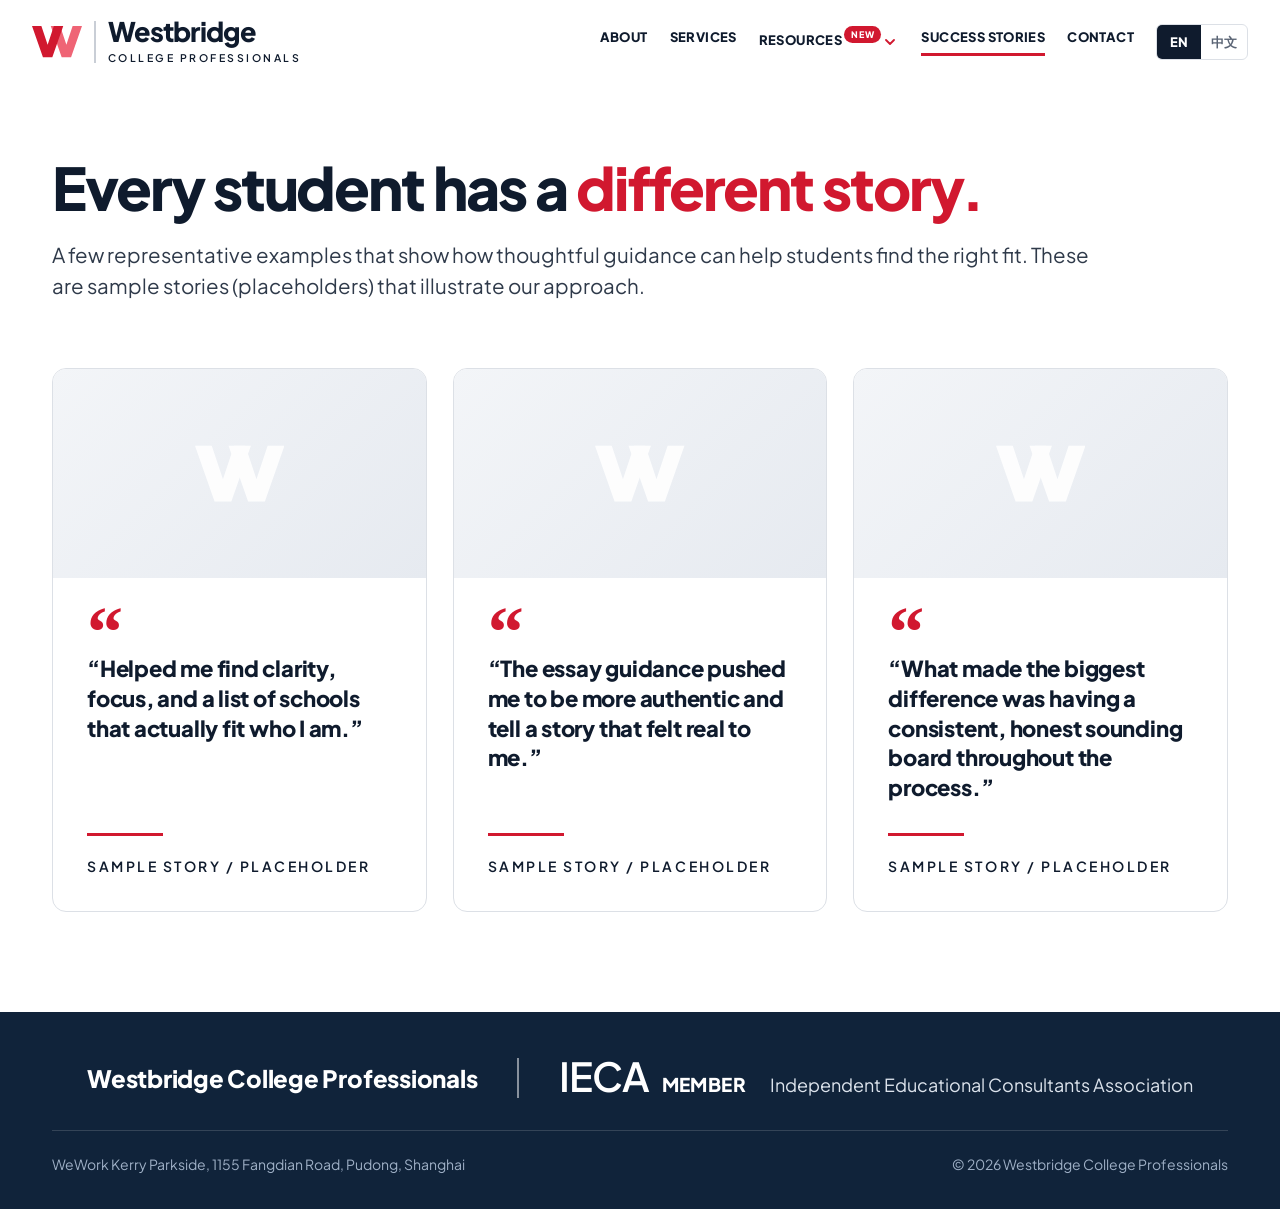
<file: success-stories.html>
<!doctype html>
<html lang="en">
<head>
<meta charset="utf-8">
<meta name="viewport" content="width=device-width, initial-scale=1">
<title data-i18n="meta.title.stories">Success Stories | Westbridge College Professionals</title>
<meta name="description" content="Sample stories that illustrate Westbridge's approach to college counseling.">
<meta property="og:title" content="Success Stories | Westbridge College Professionals">
<meta property="og:description" content="Sample stories that illustrate Westbridge's approach to college counseling.">
<meta property="og:type" content="website">
<meta property="og:url" content="https://westbridge.agency/success-stories">
<meta property="og:image" content="https://westbridge.agency/assets/img/warren.jpg">
<link rel="icon" href="/assets/favicon.svg" type="image/svg+xml">
<link rel="preload" href="/assets/fonts/pjs-800.woff2" as="font" type="font/woff2" crossorigin>
<link rel="stylesheet" href="/assets/site.css?v=491b01d1">
<script src="/assets/i18n-zh.js?v=b95c4b94" defer></script>
<script src="/assets/site.js?v=145a90b2" defer></script>
</head>
<body>
<a class="skip" href="#main" data-i18n="ui.skip">Skip to content</a>

<header class="site-header">
  <div class="bar">
    <a class="brand" href="/" aria-label="Westbridge College Professionals, home">
      <svg class="mark" viewBox="0 0 96 68" aria-hidden="true"><polygon fill="#EF6475" points="36,4 54,4 66,40 78,4 96,4 75,64 57,64"/><polygon fill="#D1182F" points="0,4 18,4 30,40 42,4 60,4 39,64 21,64"/></svg>
      <span class="rule" aria-hidden="true"></span>
      <span><span class="word">Westbridge</span><span class="sub">COLLEGE PROFESSIONALS</span></span>
    </a>
    <nav class="nav" id="site-nav" aria-label="Main">
      <ul>
        <li><a href="/#about" data-i18n="nav.about">About</a></li>
        <li><a href="/#services" data-i18n="nav.services">Services</a></li>
        <li class="has-dd">
          <a href="/resources" data-i18n="nav.resources">Resources</a><span class="new-pill" data-i18n="nav.new">NEW</span><button class="dd-toggle" type="button" aria-expanded="false" aria-label="More under Resources" data-i18n-aria="nav.resources.more"><svg viewBox="0 0 10 6" aria-hidden="true"><path d="M1 1l4 4 4-4" fill="none" stroke="currentColor" stroke-width="1.8" stroke-linecap="round" stroke-linejoin="round"/></svg></button>
          <ul class="dd">
            <li><span class="dd-note" data-i18n="dd.note">New articles every week</span></li>
            <li><a href="/resources" data-i18n="dd.all">All resources</a></li>
            <li><a href="/resources#substack" data-i18n="dd.articles">Substack articles</a></li>
            <li><a href="/resources#book" data-i18n="dd.book">The Prestige Trap</a></li>
            <li><a class="ext" href="https://collegeclearly.substack.com/" target="_blank" rel="noopener noreferrer"><span data-i18n="dd.substack">Substack</span><svg class="ext-ic" viewBox="0 0 12 12" aria-hidden="true"><path d="M4 2h6v6M10 2 3.5 8.5" fill="none" stroke="currentColor" stroke-width="1.6" stroke-linecap="round"/></svg></a></li>
          </ul>
        </li>
        <li><a href="/success-stories" aria-current="page" data-i18n="nav.stories">Success Stories</a></li>
        <li><a href="/#contact" data-i18n="nav.contact">Contact</a></li>
        <li class="menu-cta"><a class="btn caps" href="/#contact" data-i18n="cta.schedule">Schedule a consultation</a></li>
      </ul>
    </nav>
    <div class="lang" role="group" aria-label="Language / 语言">
      <button type="button" data-lang="en" aria-pressed="true">EN</button>
      <button type="button" data-lang="zh" aria-pressed="false" lang="zh-CN">中文</button>
    </div>
    <button class="menu-btn" type="button" aria-expanded="false" aria-controls="site-nav" data-i18n="ui.menu">Menu</button>
    <a class="btn caps header-cta" href="/#contact" data-i18n="cta.schedule">Schedule a consultation</a>
  </div>
</header>

<main id="main">

  <section class="page-hero plain" aria-labelledby="stories-title">
    <div class="wrap">
      <h1 class="display inline" id="stories-title"><span data-i18n="stories.title1">Every student has a</span> <span class="accent" data-i18n="stories.title2">different story.</span></h1>
      <p class="lede wide" data-i18n="stories.lede">A few representative examples that show how thoughtful guidance can help students find the right fit. These are sample stories (placeholders) that illustrate our approach.</p>
    </div>
  </section>

  <section class="stories" aria-label="Sample stories" data-i18n-aria="stories.aria">
    <div class="wrap story-grid">
        <article class="story">
          <!-- PLACEHOLDER: student photo, only with written consent from the family --><div class="ph story-ph" aria-hidden="true"><svg class="ph-mark" viewBox="0 0 96 68" aria-hidden="true"><polygon fill="currentColor" points="36,4 54,4 66,40 78,4 96,4 75,64 57,64"/><polygon fill="currentColor" points="0,4 18,4 30,40 42,4 60,4 39,64 21,64"/></svg></div>
          <div class="story-body">
            <span class="qmark" aria-hidden="true">“</span>
            <blockquote data-i18n="story.1">“Helped me find clarity, focus, and a list of schools that actually fit who I am.”</blockquote>
            <p class="sample" data-i18n="story.label">Sample story / placeholder</p>
          </div>
        </article>
        <article class="story">
          <!-- PLACEHOLDER: student photo, only with written consent from the family --><div class="ph story-ph" aria-hidden="true"><svg class="ph-mark" viewBox="0 0 96 68" aria-hidden="true"><polygon fill="currentColor" points="36,4 54,4 66,40 78,4 96,4 75,64 57,64"/><polygon fill="currentColor" points="0,4 18,4 30,40 42,4 60,4 39,64 21,64"/></svg></div>
          <div class="story-body">
            <span class="qmark" aria-hidden="true">“</span>
            <blockquote data-i18n="story.2">“The essay guidance pushed me to be more authentic and tell a story that felt real to me.”</blockquote>
            <p class="sample" data-i18n="story.label">Sample story / placeholder</p>
          </div>
        </article>
        <article class="story">
          <!-- PLACEHOLDER: student photo, only with written consent from the family --><div class="ph story-ph" aria-hidden="true"><svg class="ph-mark" viewBox="0 0 96 68" aria-hidden="true"><polygon fill="currentColor" points="36,4 54,4 66,40 78,4 96,4 75,64 57,64"/><polygon fill="currentColor" points="0,4 18,4 30,40 42,4 60,4 39,64 21,64"/></svg></div>
          <div class="story-body">
            <span class="qmark" aria-hidden="true">“</span>
            <blockquote data-i18n="story.3">“What made the biggest difference was having a consistent, honest sounding board throughout the process.”</blockquote>
            <p class="sample" data-i18n="story.label">Sample story / placeholder</p>
          </div>
        </article>
    </div>
  </section>

</main>

<footer class="site-footer">
  <div class="wrap">
    <div class="foot">
      <span class="name" data-i18n="foot.name">Westbridge College Professionals</span>
      <span class="sep" aria-hidden="true"></span>
      <span class="ieca"><b>IECA</b> <span class="member" data-i18n="foot.member">MEMBER</span> <span class="ieca-name" data-i18n="foot.ieca">Independent Educational Consultants Association</span></span>
    </div>
    <div class="foot-small">
      <span data-i18n="foot.where">WeWork Kerry Parkside, 1155 Fangdian Road, Pudong, Shanghai</span>
      <span>© 2026 Westbridge College Professionals</span>
    </div>
  </div>
</footer>
</body>
</html>
</file>
<file: assets/site.css>
/* Westbridge College Professionals: site styles */

@font-face{font-family:"Plus Jakarta Sans";font-style:normal;font-weight:400;font-display:swap;src:url(fonts/pjs-400.woff2) format("woff2")}
@font-face{font-family:"Plus Jakarta Sans";font-style:normal;font-weight:600;font-display:swap;src:url(fonts/pjs-600.woff2) format("woff2")}
@font-face{font-family:"Plus Jakarta Sans";font-style:normal;font-weight:800;font-display:swap;src:url(fonts/pjs-800.woff2) format("woff2")}

:root{
  --red:#D1182F;          /* logo W */
  --red-dark:#A9122A;
  --red-soft:#EF6475;     /* logo W, right stroke */
  --navy:#10233A;         /* footer band in the mockups */
  --ink:#0F1B2D;          /* headlines */
  --text:#2F3A4A;
  --muted:#5B6575;
  --line:#DCE0E6;
  --soft:#F5F6F8;
  --paper:#FFFFFF;
  --maxw:1240px;
  --radius:14px;
  --font:"Plus Jakarta Sans",-apple-system,BlinkMacSystemFont,"Segoe UI",Roboto,"Helvetica Neue",Arial,sans-serif;
  --font-zh:"Plus Jakarta Sans","PingFang SC","Hiragino Sans GB","Microsoft YaHei","Noto Sans SC","Source Han Sans SC",sans-serif;
}

*{box-sizing:border-box;margin:0;padding:0}
html{scroll-behavior:smooth;-webkit-text-size-adjust:100%}
@media (prefers-reduced-motion:reduce){html{scroll-behavior:auto}*,*::before,*::after{animation:none!important;transition:none!important}}
body{background:var(--paper);color:var(--text);font-family:var(--font);font-size:17px;line-height:1.6;-webkit-font-smoothing:antialiased}
html[lang^="zh"] body{font-family:var(--font-zh);line-height:1.75}
img{display:block;max-width:100%;height:auto}
a{color:inherit}
:focus-visible{outline:3px solid var(--red);outline-offset:3px;border-radius:4px}
.wrap{max-width:var(--maxw);margin:0 auto;padding:0 32px}
@media (max-width:640px){.wrap{padding:0 20px}}
.skip{position:absolute;left:-9999px;top:8px;background:var(--ink);color:#fff;padding:10px 16px;border-radius:6px;z-index:100;text-decoration:none}
.skip:focus{left:16px}

/* ---------- headline style from the mockups: navy line, then red line ---------- */
.display{font-weight:800;color:var(--ink);letter-spacing:-.035em;line-height:1.04;text-wrap:balance}
.display .accent{display:block;color:var(--red)}
.display.inline .accent{display:inline}
html[lang^="zh"] .display{letter-spacing:0;line-height:1.25;text-wrap:wrap;word-break:keep-all;overflow-wrap:anywhere}
html[lang^="zh"] h1.display{font-size:clamp(34px,4.6vw,64px)}
html[lang^="zh"] h2.display{font-size:clamp(30px,3.8vw,48px)}
h1.display{font-size:clamp(38px,4.6vw,68px)}
h2.display{font-size:clamp(32px,4.2vw,54px)}
.lede{font-size:clamp(18px,1.6vw,22px);color:var(--text);max-width:34em;margin-top:22px;line-height:1.5}
.lede.wide{max-width:52em}
section[id]{scroll-margin-top:96px}

/* ---------- buttons and links ---------- */
.btn{display:inline-flex;align-items:center;justify-content:center;gap:8px;background:var(--red);color:#fff;text-decoration:none;font-weight:600;font-size:15px;letter-spacing:.02em;padding:14px 24px;border-radius:6px;border:2px solid var(--red);transition:background .15s,border-color .15s;white-space:nowrap}
.btn:hover{background:var(--red-dark);border-color:var(--red-dark)}
.btn.ghost{background:transparent;color:var(--ink);border-color:var(--ink)}
.btn.ghost:hover{background:var(--ink);color:#fff}
.btn.caps{text-transform:uppercase;font-size:14px}
html[lang^="zh"] .btn.caps{text-transform:none;letter-spacing:.06em;font-size:15px}
.textlink{display:inline-block;font-weight:800;font-size:15px;color:var(--red);text-decoration:none;text-transform:uppercase;letter-spacing:.03em;border-bottom:3px solid var(--red);padding-bottom:4px}
.textlink:hover{color:var(--red-dark);border-color:var(--red-dark)}
html[lang^="zh"] .textlink{text-transform:none;letter-spacing:.04em}

/* ---------- header ---------- */
.site-header{position:sticky;top:0;z-index:50;background:rgba(255,255,255,.97);backdrop-filter:saturate(1.4) blur(10px);border-bottom:1px solid transparent;transition:border-color .2s}
.site-header.scrolled{border-bottom-color:var(--line)}
.bar{display:flex;align-items:center;gap:22px;height:84px;max-width:1440px;margin:0 auto;padding:0 32px}
.brand{display:flex;align-items:center;gap:12px;text-decoration:none;flex:none}
.brand .mark{width:50px;height:auto}
.brand .rule{width:1.5px;height:42px;background:#C9CED6}
.brand .word{display:block;font-size:27px;font-weight:800;letter-spacing:-.03em;color:var(--ink);line-height:1}
.brand .sub{display:block;font-size:10.5px;font-weight:600;letter-spacing:.24em;color:var(--ink);margin-top:5px}
.nav{margin-left:auto}
.nav > ul{display:flex;gap:22px;list-style:none}
.dd{display:none}
.nav a{text-decoration:none;font-size:13px;font-weight:800;letter-spacing:.03em;text-transform:uppercase;color:var(--ink);padding:8px 0;border-bottom:3px solid transparent;white-space:nowrap}
.nav a:hover{color:var(--red)}
.nav a[aria-current]{border-bottom-color:var(--red)}
html[lang^="zh"] .nav a{text-transform:none;font-size:15px;letter-spacing:.04em}
.lang{display:flex;border:1.5px solid var(--line);border-radius:6px;overflow:hidden;flex:none}
.lang button{font:inherit;font-size:13px;font-weight:800;color:var(--muted);background:transparent;border:0;padding:7px 10px;cursor:pointer;min-width:44px}
.lang button[aria-pressed="true"]{background:var(--ink);color:#fff}
.lang button:not([aria-pressed="true"]):hover{color:var(--ink)}
.menu-btn{display:none;white-space:nowrap;font:inherit;font-size:14px;font-weight:800;background:none;border:1.5px solid var(--ink);color:var(--ink);border-radius:6px;padding:8px 12px;cursor:pointer}
.header-cta{flex:none;padding:12px 20px}
@media (min-width:1121px){.nav .menu-cta{display:none}}
@media (max-width:1380px){.header-cta{display:none}}
@media (max-width:1120px){
  .menu-btn{display:inline-block}
  .nav{position:absolute;left:0;right:0;top:84px;background:#fff;border-bottom:1px solid var(--line);box-shadow:0 18px 30px rgba(16,35,58,.08);display:none}
  .nav.open{display:block}
  .nav > ul{flex-direction:column;gap:0;padding:8px 24px 22px;max-width:1440px;margin:0 auto}
  .nav li{border-bottom:1px solid var(--line)}
  .nav a{display:block;padding:15px 0;font-size:15px;border-bottom:0}
  .nav a[aria-current]{color:var(--red)}
  .nav .has-dd{flex-wrap:wrap;gap:0}
  .nav .has-dd>a{flex:1}
  .nav .dd-toggle{padding:15px 10px}
  .nav ul li.has-dd .dd{position:static;display:none;box-shadow:none;border:0;border-left:3px solid var(--line);border-radius:0;padding:0 0 10px 14px;min-width:0;width:100%}
  .nav ul li.has-dd.open .dd{display:block}
  .nav .new-pill{margin-top:14px}
  .nav .menu-cta{border:0;padding-top:16px}
  .nav .menu-cta a{color:#fff;text-align:center;display:flex}
  .lang{margin-left:auto}
}
@media (max-width:640px){.bar{padding:0 20px}}
@media (max-width:520px){.brand .rule,.brand .sub{display:none}.brand .word{font-size:23px}.brand .mark{width:40px}.bar{height:72px;gap:10px}.nav{top:72px}}
@media (max-width:400px){.lang button{min-width:38px;padding:7px 8px}.menu-btn{padding:8px 10px}.brand .word{font-size:21px}}

/* dropdown under Resources */
.has-dd{position:relative;display:flex;align-items:center;gap:0}
.dd-toggle{display:inline-flex;align-items:center;background:none;border:0;color:var(--red);cursor:pointer;padding:8px 4px}
.dd-toggle svg{width:10px;height:6px;transition:transform .15s}
.has-dd.open .dd-toggle svg{transform:rotate(180deg)}
.new-pill{font-size:9px;font-weight:800;letter-spacing:.08em;color:#fff;background:var(--red);border-radius:99px;padding:2.5px 7px;align-self:flex-start;margin:4px 0 0 2px;flex:none;line-height:1.3}
html[lang^="zh"] .new-pill{font-size:11px;letter-spacing:.04em;padding:2px 7px}
.nav ul .dd{list-style:none;display:none;position:absolute;top:100%;left:-18px;min-width:230px;background:#fff;border:1.5px solid var(--line);border-radius:10px;box-shadow:0 20px 40px rgba(16,35,58,.14);padding:8px;display:none;z-index:60}
.nav ul .has-dd.open .dd{display:block}
.dd li{border:0}
.dd a{display:flex;align-items:center;gap:8px;padding:11px 14px;border-radius:7px;font-size:14px;text-transform:none;letter-spacing:.01em;border-bottom:0}
.dd a:hover{background:var(--soft);color:var(--red)}
.dd .dd-note{display:block;font-size:12px;color:var(--muted);padding:2px 14px 8px;letter-spacing:.02em}
.ext-ic{width:12px;height:12px;color:var(--muted);flex:none}
html[lang^="zh"] .dd a{font-size:15px}

/* ---------- photo placeholders (swap for Warren's originals) ---------- */
.ph{position:relative;overflow:hidden;background:linear-gradient(135deg,#F3F5F8 0%,#E6EAF0 100%);color:#fff;display:flex;align-items:center;justify-content:center}
.ph-mark{width:24%;max-width:120px;opacity:.9}

/* ---------- hero ---------- */
.hero{position:relative;overflow:hidden;background:#fff}
.hero-grid{display:grid;grid-template-columns:minmax(0,1.3fr) minmax(0,.7fr);align-items:stretch;max-width:1440px;margin:0 auto}
.hero-text{padding:80px 32px 132px max(32px,calc((100vw - 1240px)/2 + 32px));position:relative;z-index:1}
.hero .ctas{display:flex;gap:14px;flex-wrap:wrap;margin-top:34px}
.hero-ph{min-height:460px;-webkit-mask-image:linear-gradient(to right,transparent 0,#000 22%);mask-image:linear-gradient(to right,transparent 0,#000 22%)}
.hero-ph.short{min-height:360px}
@media (max-width:900px){
  .hero-grid{grid-template-columns:1fr}
  .hero-text{padding:40px 20px 36px}
  .hero-ph{min-height:220px;-webkit-mask-image:linear-gradient(to bottom,transparent 0,#000 30%);mask-image:linear-gradient(to bottom,transparent 0,#000 30%)}
  .hero .hero-ph{padding-bottom:40px}
  .hero-ph.short{min-height:180px}
}

/* navy values band with the curved top edge */
.values{position:relative;background:var(--navy);color:#fff;margin-top:-56px}
.values .curve{position:absolute;left:0;right:0;top:-55px;width:100%;height:56px;display:block}
.values-grid{display:grid;grid-template-columns:repeat(3,1fr);padding-top:44px;padding-bottom:52px}
.value{display:flex;align-items:center;gap:22px;padding:6px 28px}
.value+.value{border-left:1.5px solid rgba(255,255,255,.35)}
.value svg{width:64px;height:64px;flex:none}
.value p{font-size:clamp(18px,1.8vw,25px);line-height:1.25}
@media (max-width:820px){.values-grid{grid-template-columns:1fr;gap:6px;padding-top:28px}.value{padding:14px 0}.value+.value{border-left:0;border-top:1px solid rgba(255,255,255,.2)}.value svg{width:48px;height:48px}}

/* ---------- about (mockup 2: text | photo | facts) ---------- */
.about{padding:110px 0}
.about-grid{display:grid;grid-template-columns:minmax(0,1.15fr) minmax(0,.85fr) minmax(0,.55fr);gap:48px;align-items:start}
.about .body{margin-top:26px}
.about .body p{font-size:17px}
.about .body p+p{margin-top:16px}
.about .li{margin-top:30px}
.about-photo{position:relative;align-self:stretch}
.about-photo img{width:100%;height:100%;min-height:420px;object-fit:cover;object-position:50% 25%;border-radius:4px}
.nametag{position:absolute;right:0;bottom:36px;background:var(--navy);color:#fff;padding:14px 22px 14px 30px}
.nametag::before{content:"";position:absolute;left:13px;top:14px;bottom:14px;width:4px;background:var(--red);transform:skewX(-14deg)}
.nametag b{display:block;font-size:21px;font-weight:800;letter-spacing:-.01em}
.nametag span{display:block;font-size:11px;font-weight:600;letter-spacing:.16em;text-transform:uppercase;color:#C9D2DF;margin-top:2px}
html[lang^="zh"] .nametag span{letter-spacing:.08em;font-size:13px}
.facts{list-style:none;display:grid;gap:34px;padding-top:8px}
.facts li{border-left:4px solid var(--red);padding-left:20px}
.facts b{display:block;font-size:22px;font-weight:800;color:var(--ink);line-height:1.2;letter-spacing:-.01em}
.facts b.big{font-size:42px;letter-spacing:-.03em}
.facts span{display:block;font-size:17px;color:var(--text);margin-top:4px}
@media (max-width:1100px){.about-grid{grid-template-columns:1fr 1fr}.about-text{grid-column:1 / -1}}
@media (max-width:640px){.about{padding:76px 0}.about-grid{grid-template-columns:1fr;gap:40px}.about-photo img{min-height:0;aspect-ratio:1/1}}

/* ---------- services (mockup 3) ---------- */
.services{padding:0 0 100px;background:#fff}
.services-head{display:grid;grid-template-columns:minmax(0,1.3fr) minmax(0,.7fr);max-width:1440px;margin:0 auto;align-items:stretch}
.wrap-left{padding:80px 32px 40px max(32px,calc((100vw - 1240px)/2 + 32px))}
.services-ph{min-height:340px;-webkit-mask-image:linear-gradient(to right,transparent 0,#000 30%);mask-image:linear-gradient(to right,transparent 0,#000 30%)}
.note-line{margin-top:14px;font-weight:600;color:var(--red)}
.cards{display:grid;grid-template-columns:repeat(4,1fr);gap:22px;margin-top:24px}
.card{background:#fff;border:1.5px solid var(--line);border-radius:var(--radius);padding:36px 32px 38px}
.card svg{width:72px;height:72px}
.card h3{margin-top:22px;font-size:27px;line-height:1.15;font-weight:800;letter-spacing:-.02em;color:var(--ink)}
.card p{margin-top:16px;font-size:17px;color:var(--text)}
html[lang^="zh"] .card h3{letter-spacing:0}
@media (max-width:1040px){.cards{grid-template-columns:1fr 1fr}}
@media (max-width:900px){.services-head{grid-template-columns:1fr}.wrap-left{padding:64px 20px 8px}.services-ph{display:none}}
@media (max-width:560px){.cards{grid-template-columns:1fr}.services{padding-bottom:76px}}

/* ---------- process (a real sequence, so numbered) ---------- */
.process{padding:100px 0;background:var(--navy);color:#fff}
.process .display{color:#fff}
.process .lede{color:#C9D2DF}
.steps{list-style:none;margin-top:60px;display:grid;grid-template-columns:repeat(4,1fr);position:relative}
.steps::before{content:"";position:absolute;left:0;right:0;top:19px;height:2px;background:#33486A}
.step{position:relative;padding-right:30px}
.dot{width:40px;height:40px;border-radius:50%;background:var(--navy);border:2.5px solid var(--red);display:grid;place-items:center;font-weight:800;font-size:16px;position:relative}
.step h3{margin-top:22px;font-size:21px;font-weight:800;letter-spacing:-.01em}
.step .when{font-size:14.5px;font-weight:600;color:var(--red-soft);margin-top:2px}
.step p{margin-top:10px;color:#C9D2DF;font-size:16px}
@media (max-width:900px){.steps{grid-template-columns:1fr;gap:34px}.steps::before{left:19px;right:auto;top:0;bottom:0;width:2px;height:auto}.step{padding:0 0 0 64px}.dot{position:absolute;left:0;top:0}.step h3{margin-top:4px}}

/* ---------- resources (mockup 4) ---------- */
.resources{padding:56px 0 90px}
.res-head{display:flex;justify-content:space-between;align-items:flex-end;gap:24px;flex-wrap:wrap}
.res-grid{display:grid;grid-template-columns:repeat(4,1fr);gap:22px}
.res{display:flex;flex-direction:column;background:#fff;border:1.5px solid var(--line);border-radius:var(--radius);overflow:hidden;padding:10px}
.res .thumb{aspect-ratio:400/260;display:block;width:100%;height:auto;flex:none;min-height:0;border-radius:8px;background:var(--navy)}
.res .thumb.cover-thumb{background:#2A2A2A;position:relative;overflow:hidden}
.res .thumb.cover-thumb img{position:absolute;top:14px;left:50%;transform:translateX(-50%);height:calc(100% - 28px);width:auto;max-width:none;box-shadow:0 10px 24px rgba(0,0,0,.45)}
.res-body{padding:22px 18px 22px;display:flex;flex-direction:column;flex:1}
.res h3{font-size:27px;line-height:1.12;font-weight:800;letter-spacing:-.02em;color:var(--ink)}
html[lang^="zh"] .res h3{letter-spacing:0}
.res p{margin-top:12px;font-size:16.5px;flex:1}
.res .textlink{margin-top:22px;align-self:flex-start}
@media (max-width:1040px){.res-grid{grid-template-columns:1fr 1fr}}
@media (max-width:560px){.res-grid{grid-template-columns:1fr}}

/* Substack: latest three on the home page */
.latest{padding:100px 0}
.post-grid{display:grid;grid-template-columns:repeat(3,1fr);gap:22px;margin-top:44px}
.post-card{display:flex;flex-direction:column;border:1.5px solid var(--line);border-top:5px solid var(--red);border-radius:var(--radius);padding:28px 28px 30px;background:#fff}
.post-card time,.post-row time{font-size:13px;font-weight:800;letter-spacing:.06em;text-transform:uppercase;color:var(--red)}
html[lang^="zh"] .post-card time,html[lang^="zh"] .post-row time{letter-spacing:.02em}
.post-card h3{margin-top:12px;flex:1}
.post-card h3 a{text-decoration:none;display:flex;flex-direction:column;gap:6px}
.post-card .t-en{font-size:23px;line-height:1.2;font-weight:800;letter-spacing:-.02em;color:var(--ink)}
.post-card .t-zh{font-size:16px;font-weight:400;color:var(--muted)}
.post-card h3 a:hover .t-en{color:var(--red)}
.post-card .textlink{margin-top:22px;align-self:flex-start}
html[lang^="zh"] .post-card .t-zh{order:-1;font-size:23px;font-weight:800;color:var(--ink);line-height:1.35}
html[lang^="zh"] .post-card .t-en{font-size:15px;font-weight:600;color:var(--muted);letter-spacing:0}
@media (max-width:960px){.post-grid{grid-template-columns:1fr}.latest{padding:76px 0}}

/* Substack: full list on the resources page */
.substack,.essays{padding:90px 0;background:var(--soft)}
.essays{background:#fff}
.post-list{list-style:none;margin-top:40px;border-top:2px solid var(--ink)}
.post-row{display:grid;grid-template-columns:150px 1fr;gap:24px;padding:20px 0;border-bottom:1px solid var(--line);align-items:baseline}
.post-row a{text-decoration:none;display:flex;flex-direction:column;gap:4px}
.post-row .t-en{font-size:20px;font-weight:800;color:var(--ink);letter-spacing:-.01em;line-height:1.3}
.post-row .t-zh{font-size:16px;color:var(--muted)}
.post-row a:hover .t-en,.post-row a:hover .t-zh{color:var(--red)}
html[lang^="zh"] .post-row .t-zh{order:-1;font-size:20px;font-weight:800;color:var(--ink)}
html[lang^="zh"] .post-row .t-en{font-size:15px;font-weight:600;color:var(--muted);letter-spacing:0}
@media (max-width:640px){.post-row{grid-template-columns:1fr;gap:6px}.substack,.essays{padding:70px 0}}

.guides{padding:70px 0}
.guides-box h2{font-size:28px;font-weight:800;color:var(--ink);letter-spacing:-.02em}
.guides-box p{margin-top:12px;max-width:46em;color:var(--muted)}

/* ---------- book feature ---------- */
.book{padding:96px 0;background:var(--navy);color:#fff}
.book-grid{display:grid;grid-template-columns:minmax(220px,360px) 1fr;gap:72px;align-items:center}
.book .cover{box-shadow:16px 16px 0 var(--red);border-radius:2px;width:100%}
.book .kicker{font-size:14px;font-weight:800;letter-spacing:.08em;text-transform:uppercase;color:var(--red-soft)}
html[lang^="zh"] .book .kicker{text-transform:none}
.book h2{margin-top:10px;font-size:clamp(36px,4.6vw,58px);font-weight:800;letter-spacing:-.03em;line-height:1.05}
.book .subtitle{margin-top:12px;font-size:20px;color:#C9D2DF}
.book .thesis{margin-top:28px;font-size:clamp(19px,1.9vw,23px);line-height:1.55;max-width:32em}
.book .thesis+.thesis{margin-top:16px;color:#C9D2DF;font-size:18px}
.book .note{margin-top:22px;font-size:15px;color:#9FB0C6}
@media (max-width:860px){.book-grid{grid-template-columns:1fr;gap:48px}.book .cover{max-width:280px}}

/* ---------- page heroes ---------- */
.page-hero{position:relative;overflow:hidden;border-bottom:1px solid var(--line)}
.page-hero .hero-text{padding-bottom:64px}
.page-hero.plain{padding:72px 0 56px;border-bottom:0}

/* ---------- success stories (mockup 5) ---------- */
.stories{padding:10px 0 100px}
.story-grid{display:grid;grid-template-columns:repeat(3,1fr);gap:26px}
.story{border:1.5px solid var(--line);border-radius:var(--radius);overflow:hidden;background:#fff;display:flex;flex-direction:column}
.story-ph{aspect-ratio:16/9}
.story-body{padding:26px 34px 34px;display:flex;flex-direction:column;flex:1}
.qmark{font-family:Georgia,"Times New Roman",serif;font-size:72px;line-height:.8;color:var(--red);font-weight:700;height:40px}
.story blockquote{margin-top:10px;font-size:22px;line-height:1.35;font-weight:800;color:var(--ink);letter-spacing:-.01em;flex:1}
html[lang^="zh"] .story blockquote{letter-spacing:0;line-height:1.55}
.sample{margin-top:30px;padding-top:22px;position:relative;font-size:14px;font-weight:600;letter-spacing:.18em;text-transform:uppercase;color:var(--ink)}
.sample::before{content:"";position:absolute;left:0;top:0;width:76px;height:3px;background:var(--red)}
html[lang^="zh"] .sample{letter-spacing:.08em}
@media (max-width:960px){.story-grid{grid-template-columns:1fr;max-width:560px}}

/* ---------- contact ---------- */
.contact{padding:100px 0;background:var(--soft)}
.contact-grid{display:grid;grid-template-columns:1fr 1fr;gap:64px;margin-top:48px;align-items:start}
.addr{font-size:19px;line-height:1.6;color:var(--ink)}
.addr .zh-addr{display:block;margin-top:12px;font-size:17px;color:var(--muted)}
.getting{list-style:none;margin-top:26px;border-top:1px solid var(--line)}
.getting li{padding:14px 0;border-bottom:1px solid var(--line);font-size:16.5px}
.getting b{color:var(--ink);font-weight:800;margin-right:8px}
.book-call{background:#fff;border:1.5px solid var(--line);border-left:5px solid var(--red);border-radius:var(--radius);padding:38px}
.book-call h3{font-size:26px;font-weight:800;letter-spacing:-.02em;color:var(--ink)}
.book-call p{margin-top:10px}
.book-call .btn{margin-top:26px;white-space:normal;text-align:center}
@media (max-width:860px){.contact-grid{grid-template-columns:1fr;gap:40px}.book-call{padding:28px}.contact{padding:76px 0}}

/* ---------- footer with the IECA band ---------- */
.site-footer{background:var(--navy);color:#fff;padding:44px 0 34px}
.foot{display:flex;align-items:center;justify-content:center;gap:40px;flex-wrap:wrap;padding-bottom:30px}
.foot .name{font-size:24px;font-weight:800;letter-spacing:-.01em}
.foot .sep{width:1.5px;height:40px;background:rgba(255,255,255,.5)}
.ieca{display:flex;align-items:baseline;gap:12px;flex-wrap:wrap}
.ieca b{font-size:40px;font-weight:600;letter-spacing:-.02em;line-height:1}
.ieca .member{font-size:19px;font-weight:800;letter-spacing:.02em}
.ieca .ieca-name{font-size:18px;color:#DCE3EC;margin-left:12px}
.foot-small{display:flex;justify-content:space-between;gap:16px;flex-wrap:wrap;border-top:1px solid rgba(255,255,255,.15);padding-top:22px;font-size:14px;color:#9FB0C6}
@media (max-width:760px){.foot{justify-content:flex-start;gap:18px}.foot .sep{display:none}.ieca .ieca-name{margin-left:0;width:100%}.foot .name{width:100%}}
</file>
